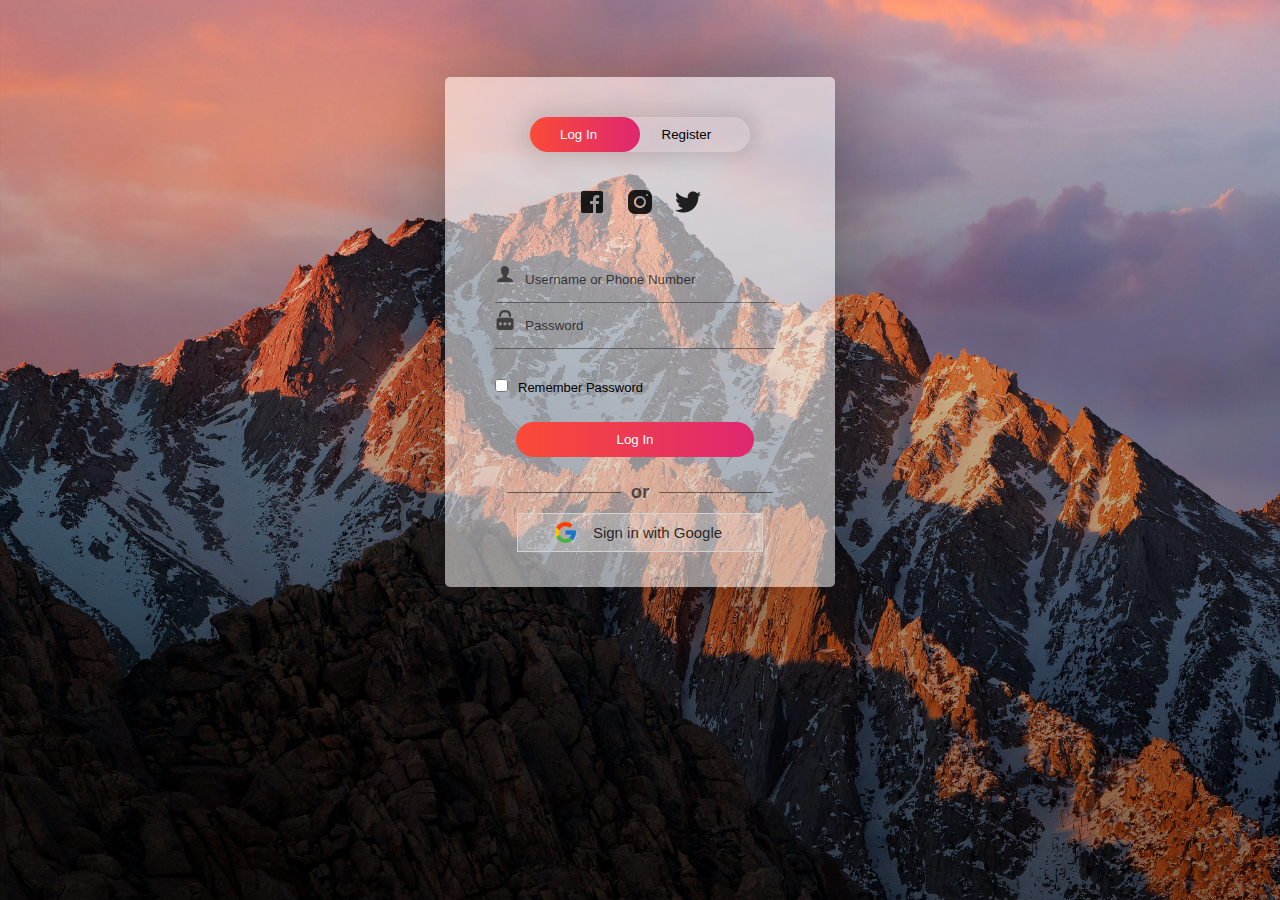
<file: login.html>
<!DOCTYPE html>
<html>
<head>
	<link rel="shortcut icon" type="png" href="images/icon/favicon.png">
	<title>Login SignUp</title>
	<link rel="stylesheet" type="text/css" href="loginStyle.css">
	<script src="https://ajax.googleapis.com/ajax/libs/jquery/3.4.1/jquery.min.js"></script>

  <!-- It will redirect to the Home Page after submitting the form -->
  <script>
  $(document).ready(function(){
    $("form").submit(function(){
      alert("Great Job !");
    });
  });
  </script>
</head>
<body>
		<div class="form-box">
			<div class="button-box">
				<div id="btn"></div>
				<button type="button" class="toggle-btn" id="log" onclick="login()" style="color: #fff;">Log In</button>
				<button type="button" class="toggle-btn" id="reg" onclick="register()">Register</button>
			</div>
			<div class="social-icons">
				<img src="images/icon/fb2.png">
				<img src="images/icon/insta2.png">
				<img src="images/icon/tt2.png">
			</div>
			
			<!-- Login Form -->
			<form id="login" class="input-group" action="index.html">
				<div class="inp">
					<img src="images/icon/user.png"><input type="text" id="email" class="input-field" placeholder="Username or Phone Number" style="width: 88%; border:none;" required="required">
				</div>
				<div class="inp">
					<img src="images/icon/password.png"><input type="password" id="password" class="input-field" placeholder="Password" style="width: 88%; border: none;" required="required">
				</div>
				<input type="checkbox" class="check-box">Remember Password
				<button type="submit" class="submit-btn">Log In</button>
			</form>


			<div class="other" id="other">
				<div class="instead">
					<h3>or</h3>
				</div>
				<button class="connect" onclick="google()">
					<img src="images/icon/google.png"><span>Sign in with Google</span>
				</button>
			</div>
			
			<!-- Registration Form -->
			<form id="register" class="input-group">
				<input type="text" class="input-field" placeholder="Full Name" required="required">
				<input type="email" class="input-field" placeholder="Email Address" required="required">
				<input type="password" class="input-field" placeholder="Create Password" name="psame" required="required">
				<input type="password" class="input-field" placeholder="Confirm Password" name="psame" required="required">
				<input type="checkbox" class="check-box" id="chkAgree" onclick="goFurther()">I agree to the Terms & Conditions
				<button type="submit" id="btnSubmit" class="submit-btn reg-btn">Register</button>
			</form>
		</div>
		<script type="text/javascript" src="script.js"></script>
</body>
</html>
</file>
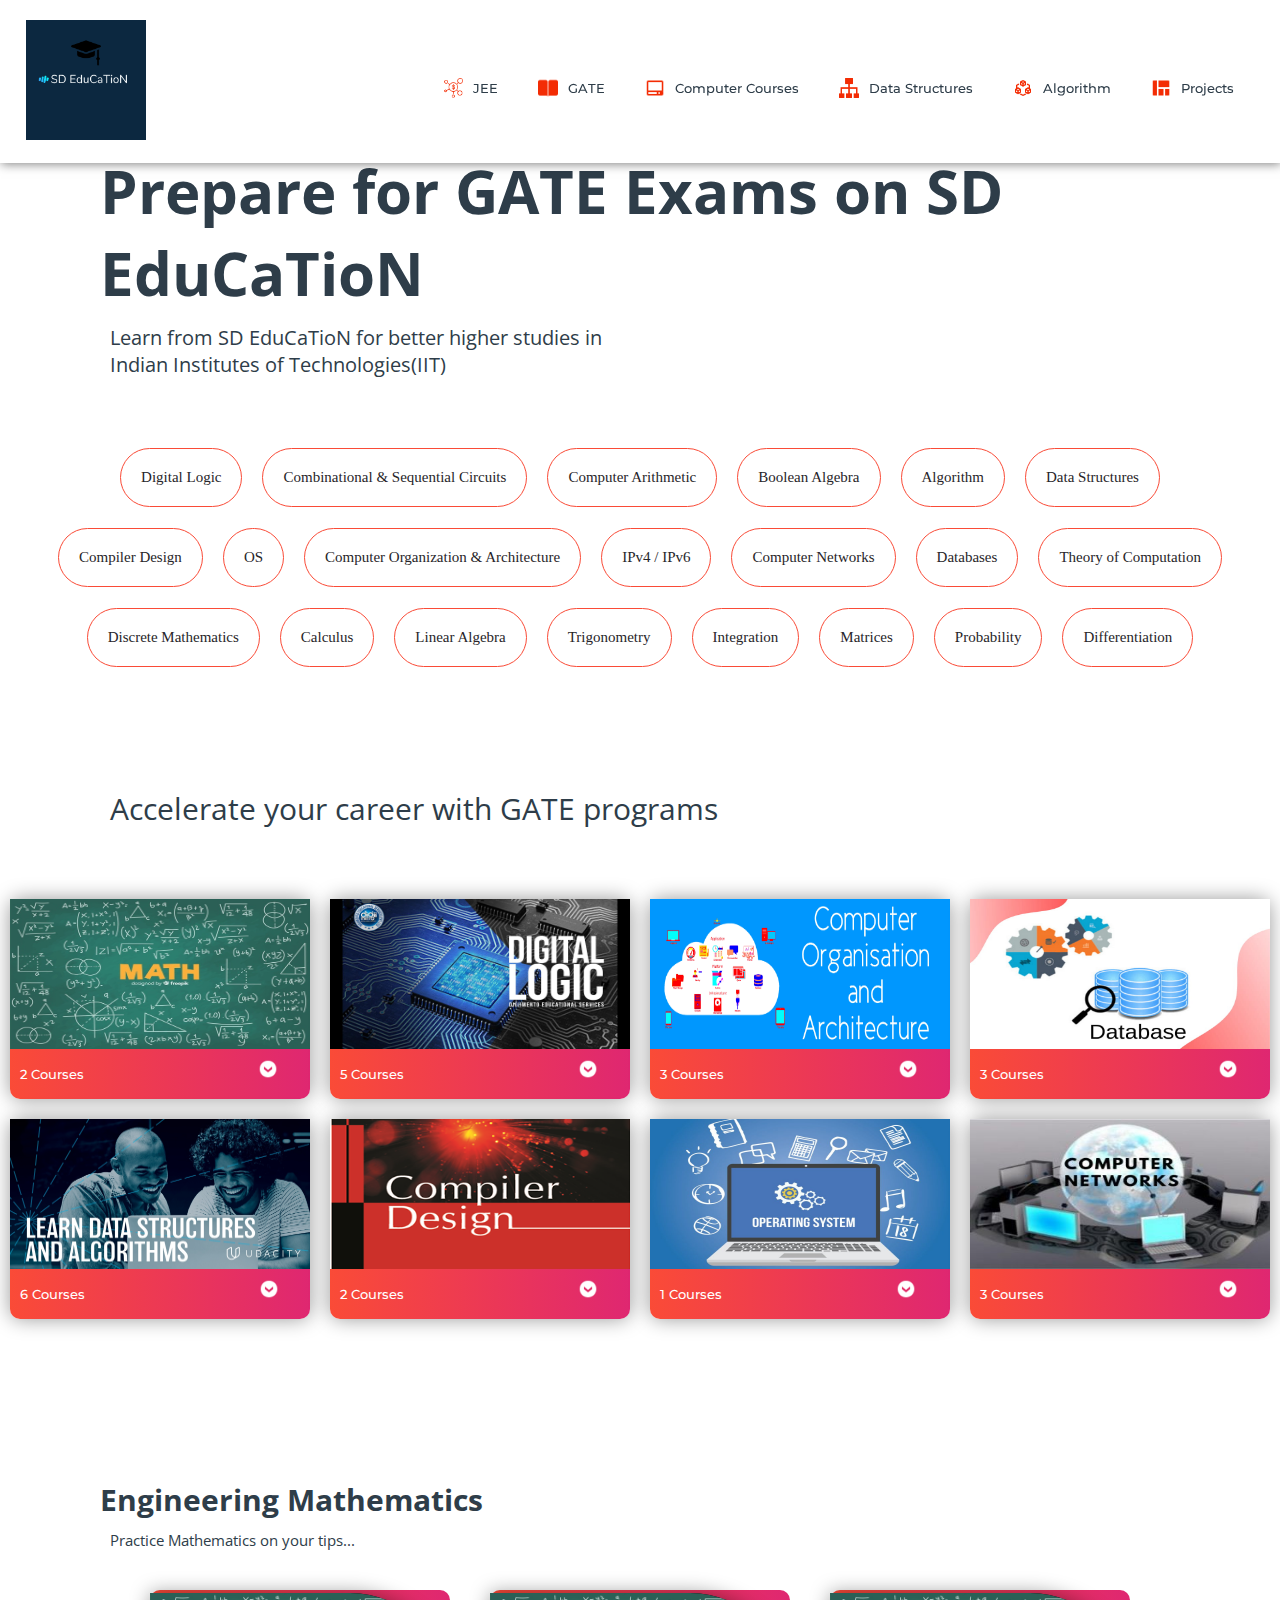
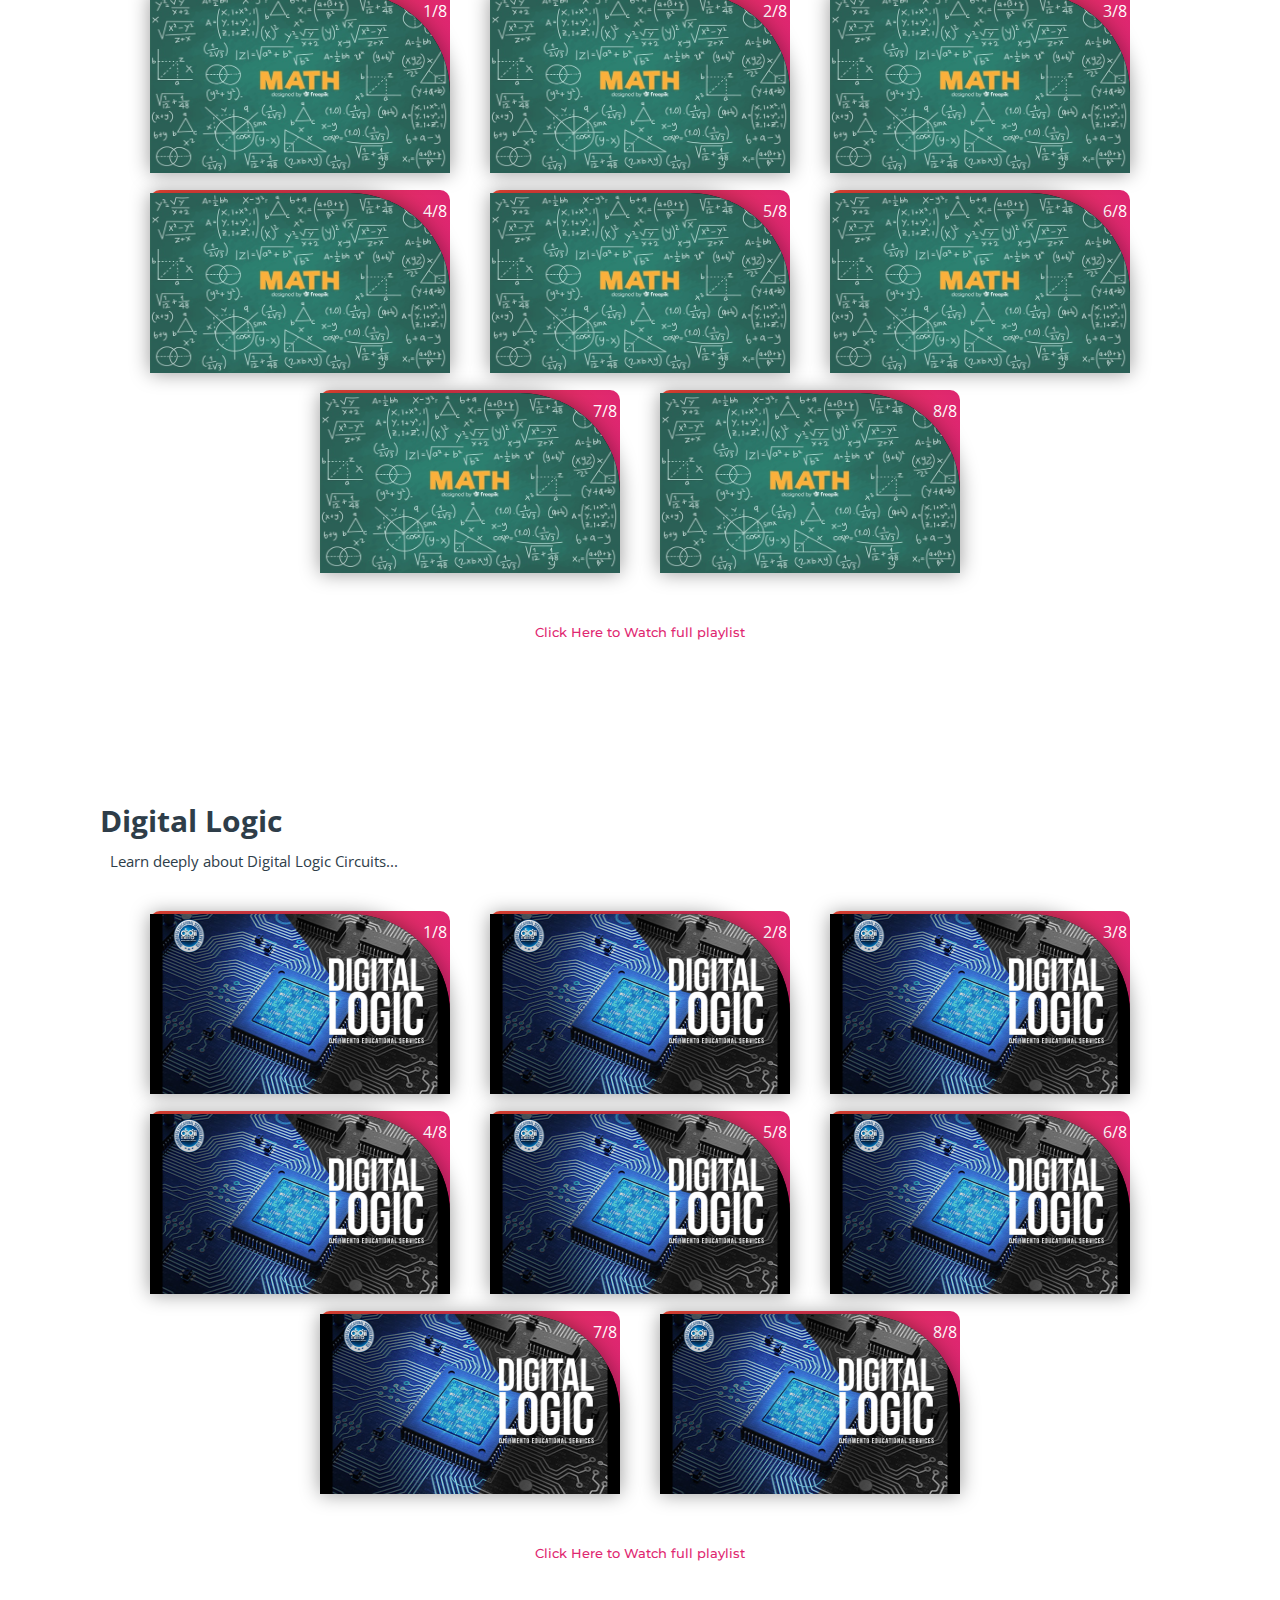
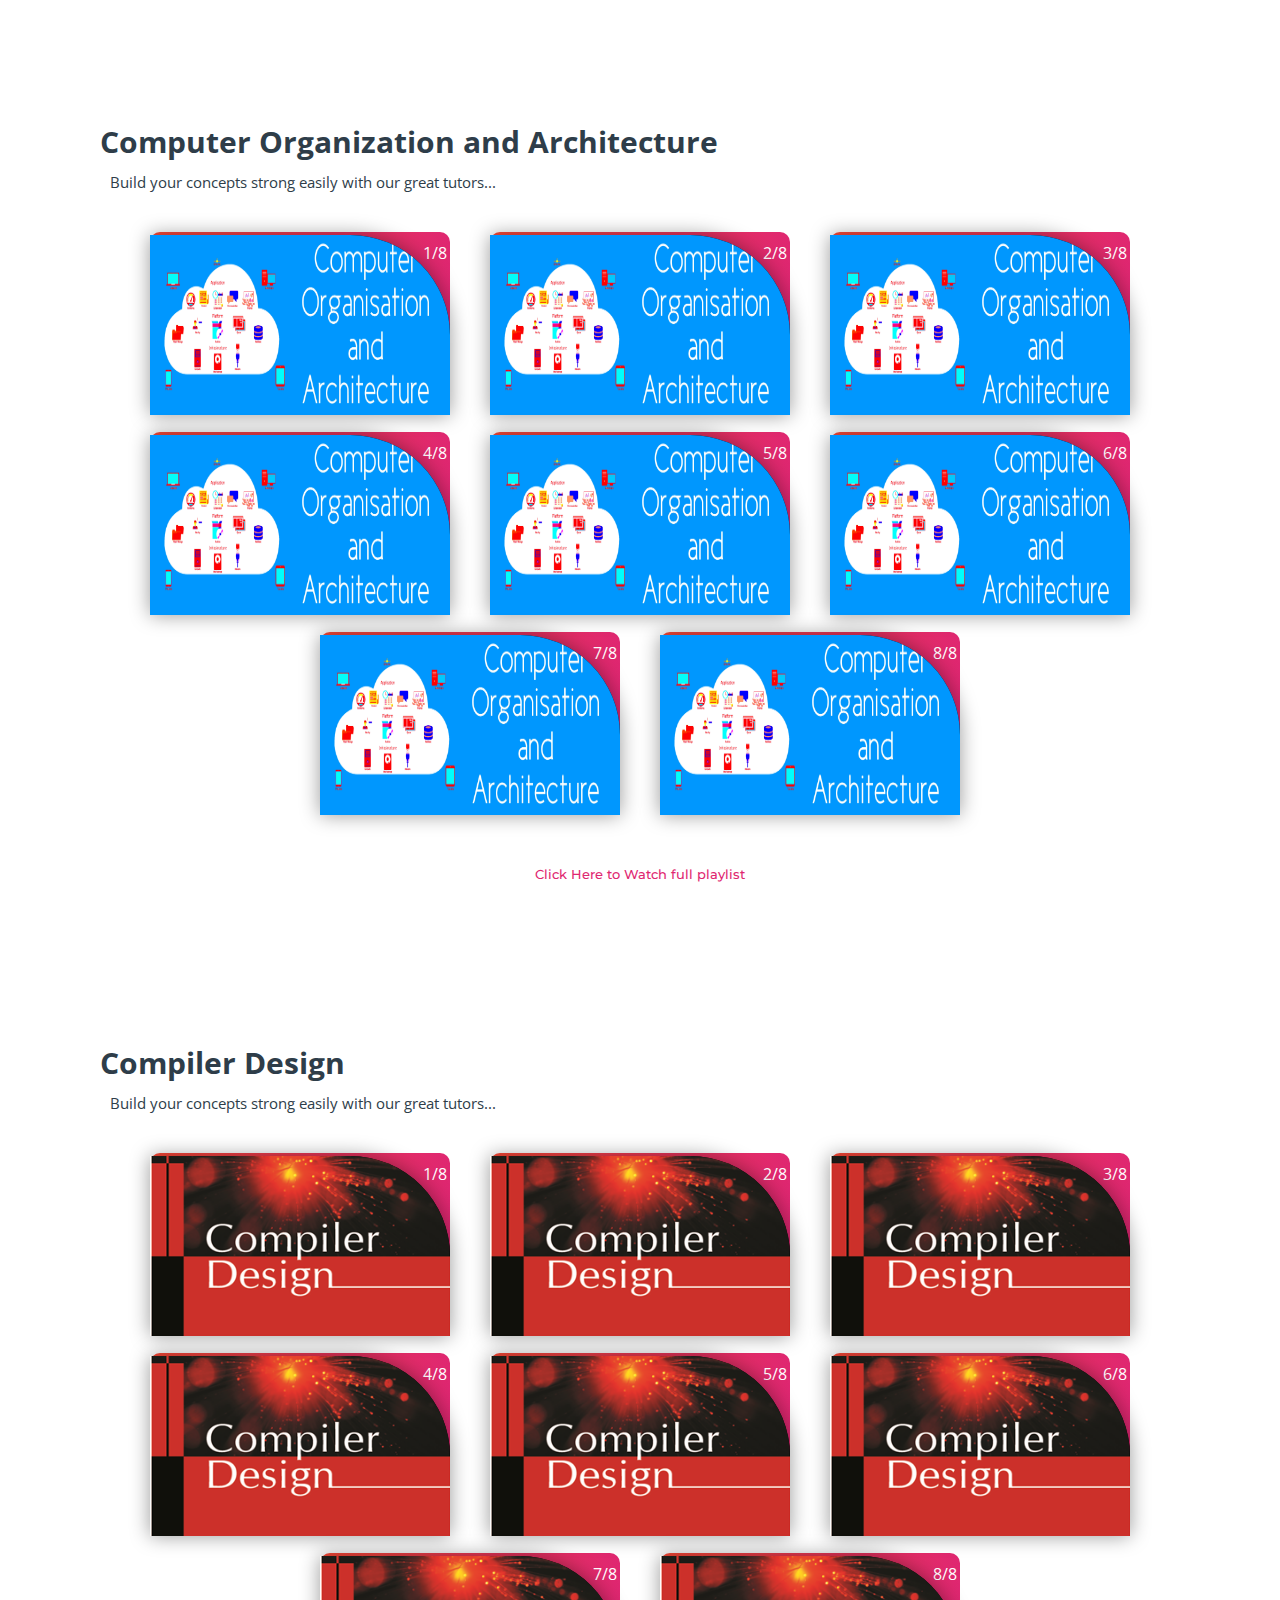
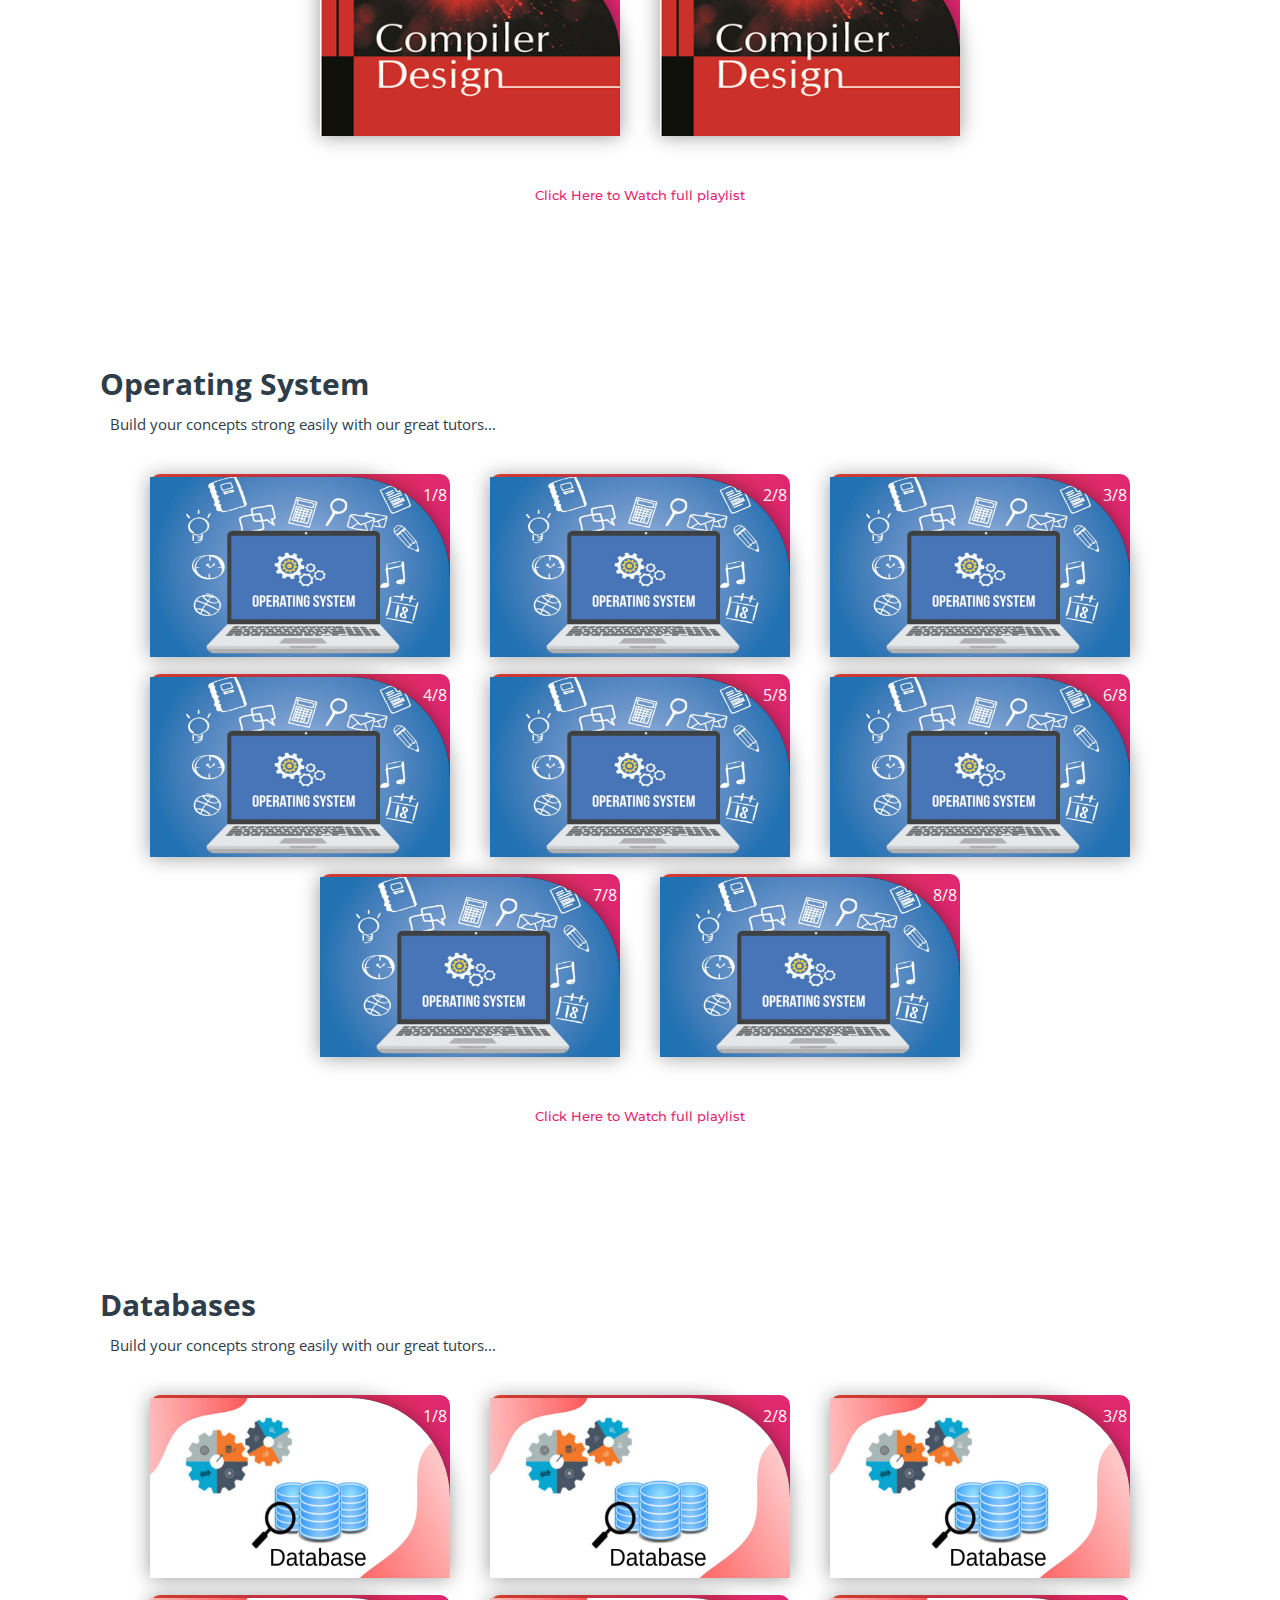
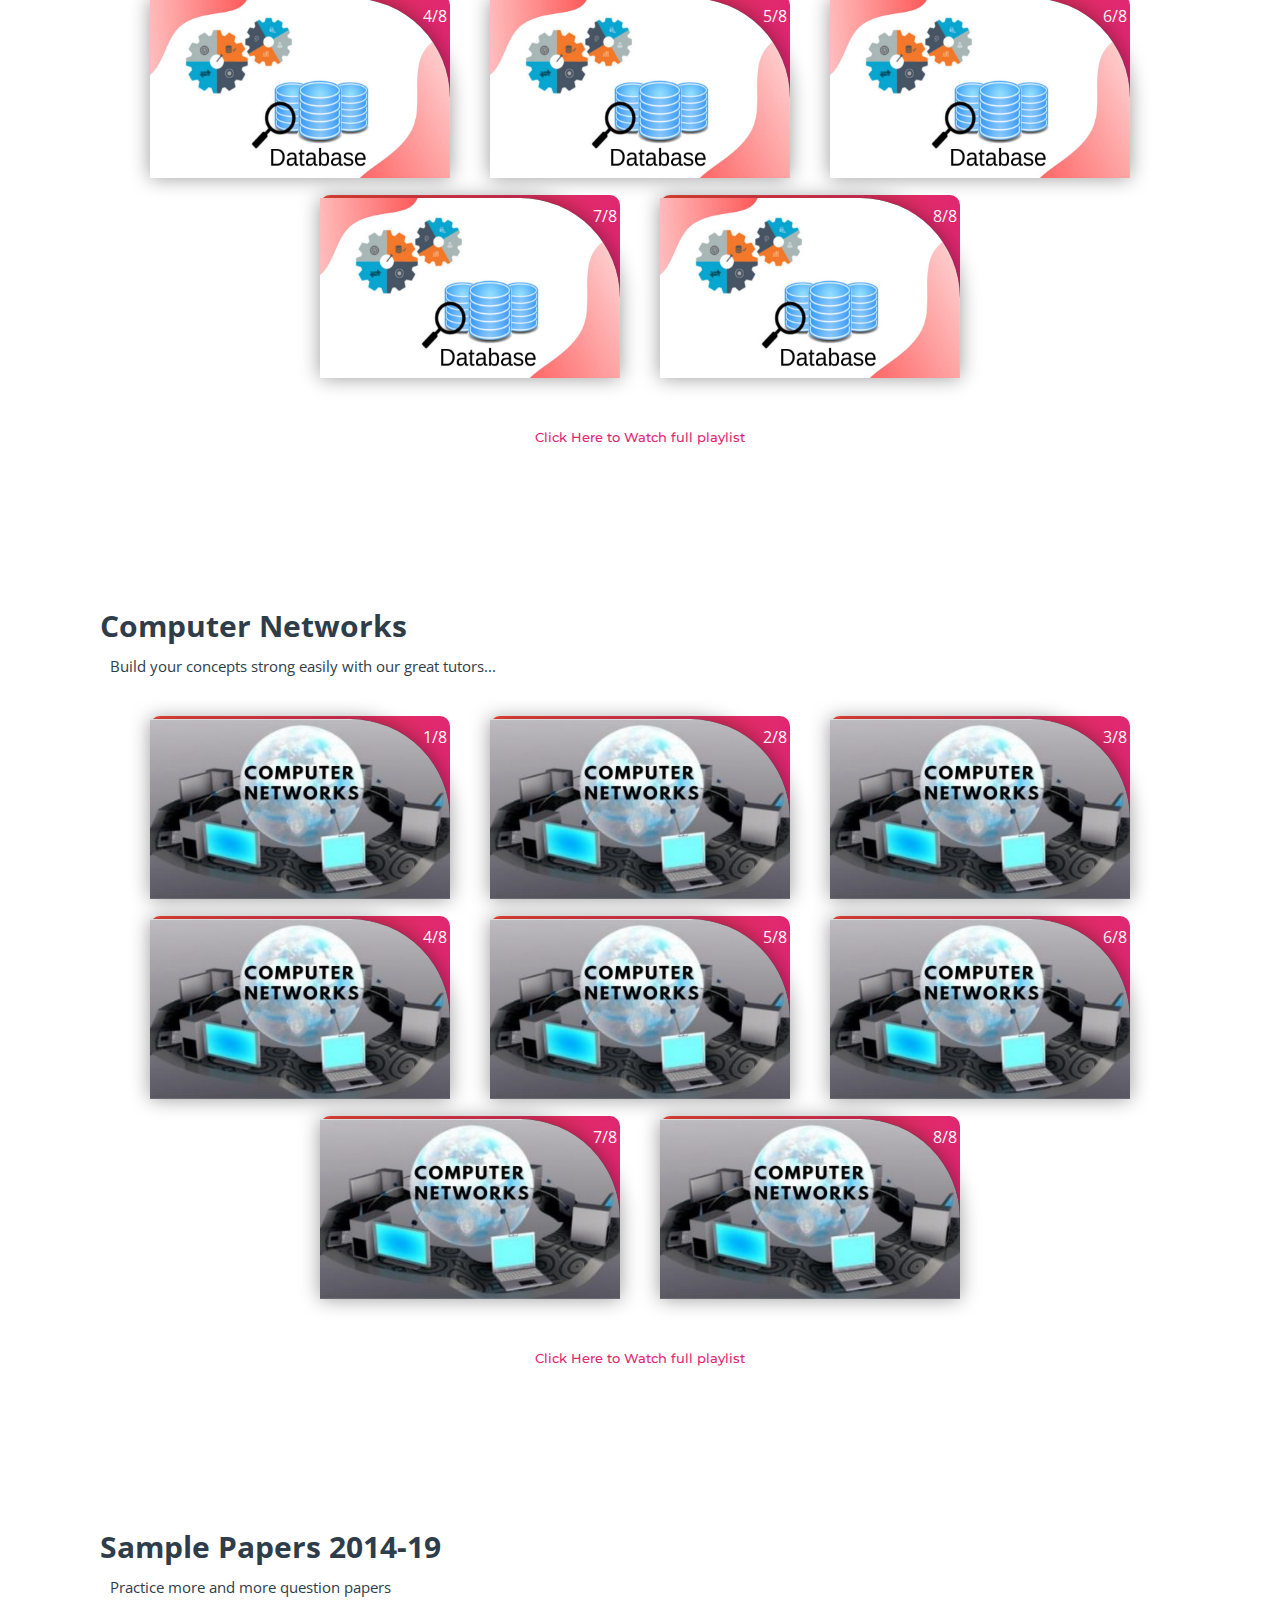
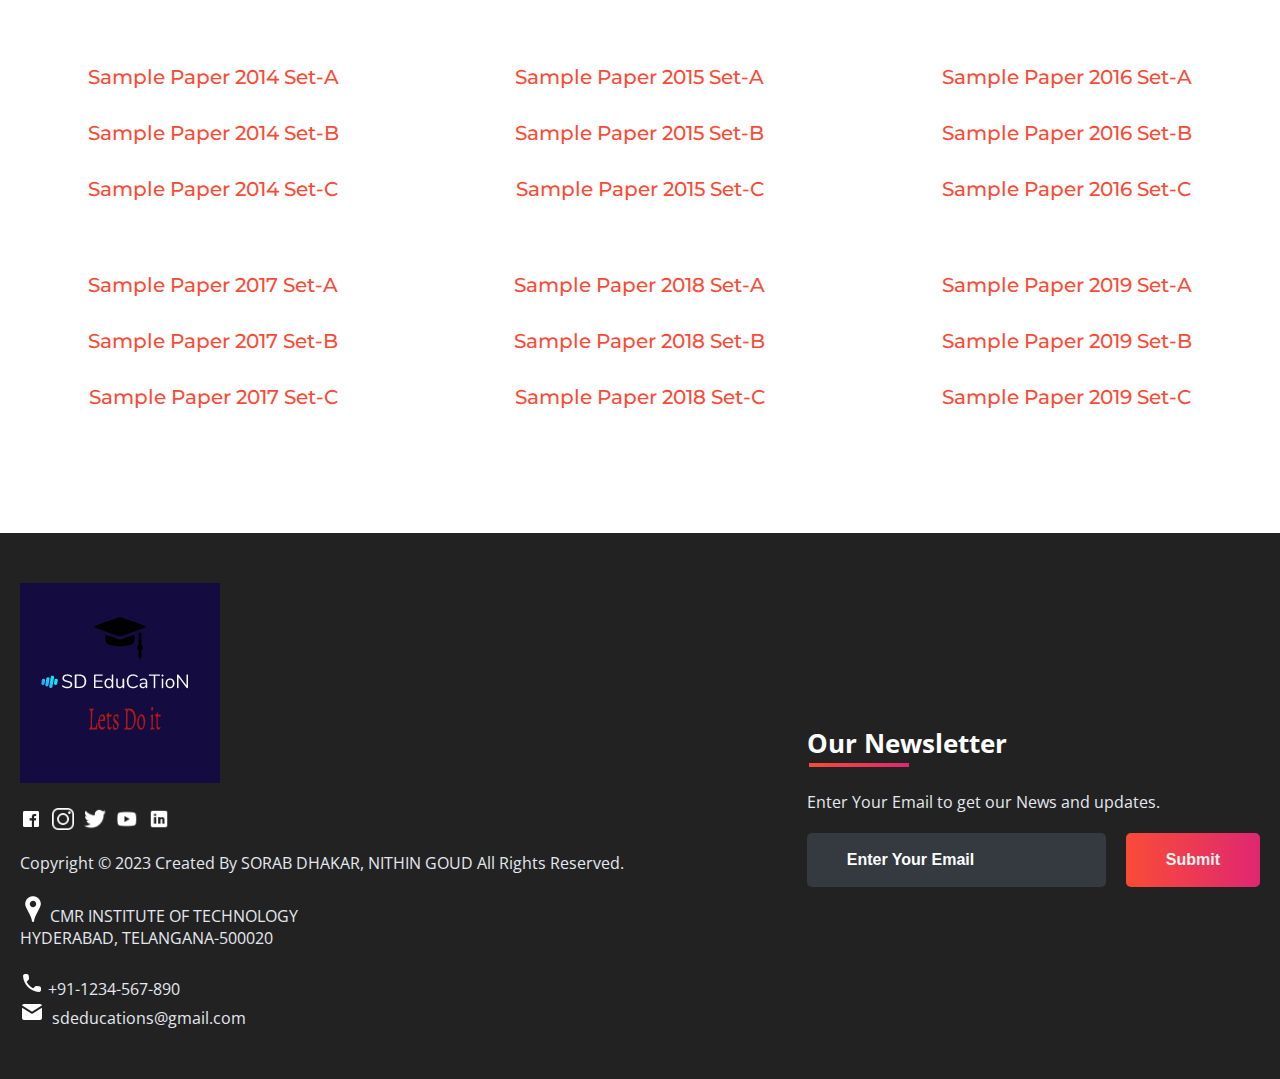
<file: subjects/gate.html>
<!DOCTYPE html>
<html>
<head>
	<link rel="shortcut icon" type="png" href="../images/icon/favicon.png">
	<title>Prepare for GATE on SD EduCaTioN</title>
	<link rel="stylesheet" type="text/css" href="subjects.css">
	<script type="text/javascript" src="../script.js"></script>
</head>
<body>

<!-- NAVIGATION -->
	<header>
		<div class="nav" id="nav">
			<div id="learned-logo">
			<a href="../index.html"><img src="../images/icon/logo.png" style="width: 120px;"></a></div>
			<div class="switch-tab" id="switch-tab" onclick="switchTAB()"><img src="../images/icon/menu.png"></div>
			<ul id="list-switch">
				<li><a href="jee.html"><img src="../images/courses/d1.png" class="icon">JEE</a></li>
				<li><a href="#"><img src="../images/courses/paper.png" class="icon">GATE</a></li>
				<li><a href="computer_courses.html"><img src="../images/courses/computer.png" class="icon">Computer Courses</a></li>
				<li><a href="computer_courses.html#data"><img src="../images/courses/data.png" class="icon">Data Structures</a></li>
				<li><a href="computer_courses.html#algo"><img src="../images/courses/algo.png" class="icon">Algorithm</a></li>
				<li><a href="computer_courses.html#projects"><img src="../images/courses/projects.png" class="icon">Projects</a></li>
			</ul>
			<div class="search" id="search-switch">
				<input type="text" placeholder="Search" class="srch"><button id="srchbtn"><img src="../images/icon/search.png"></button>
			</div>
		</div>
	</header>


<!-- Main Title of the Page -->
	<div class="title">
		<span>Prepare for GATE Exams on SD EduCaTioN</span>
		<div class="shortdesc">
			<p>Learn from SD EduCaTioN for better higher studies in<br> Indian Institutes of Technologies(IIT)</p>
		</div>
	</div>


<!-- Some KeyWords related to topic -->
	<div class="course">
		<div class="cbox">
		<div class="det"><a href="#digital">Digital Logic</a></div>
		<div class="det"><a href="https://en.wikipedia.org/wiki/Sequential_logic" target="_blank">Combinational & Sequential Circuits</a></div>
		<div class="det"><a href="https://en.wikipedia.org/wiki/ALU" target="_blank">Computer Arithmetic</a></div>
		<div class="det"><a href="https://en.wikipedia.org/wiki/Boolean_algebra" target="_blank">Boolean Algebra</a></div>
		<div class="det"><a href="computer_courses.html#algo">Algorithm</a></div>
		<div class="det"><a href="computer_courses.html#data">Data Structures</a></div>
		</div>
		<div class="cbox">
		<div class="det"><a href="#compiler">Compiler Design</a></div>
		<div class="det"><a href="#os">OS</a></div>
		<div class="det"><a href="#coaa">Computer Organization & Architecture</a></div>
		<div class="det"><a href="https://en.wikipedia.org/wiki/IPv4" target="_blank">IPv4 / IPv6</a></div>
		<div class="det"><a href="#cn">Computer Networks</a></div>
		<div class="det"><a href="#database">Databases</a></div>
		<div class="det"><a href="https://en.wikipedia.org/wiki/Theory_of_computation" target="_blank">Theory of Computation</a></div>
		</div>
		<div class="cbox">
		<div class="det"><a href="#math">Discrete Mathematics</a></div>
		<div class="det"><a href="#math">Calculus</a></div>
		<div class="det"><a href="#math">Linear Algebra</a></div>
		<div class="det"><a href="#math">Trigonometry</a></div>
		<div class="det"><a href="#math">Integration</a></div>
		<div class="det"><a href="#math">Matrices</a></div>
		<div class="det"><a href="#math">Probability</a></div>
		<div class="det"><a href="#math">Differentiation</a></div>
		</div>
	</div>


<!-- Courses Available -->
	<div class="inbt">
		Accelerate your career with GATE programs
	</div>

	<div class="ccard">
	<center>
		<div class="ccardbox">
			<div class="dcard">
				<div class="fpart"><img src="../images/courses/math.jpg"></div>
				<a href="#math"><div class="spart">2 Courses <img src="../images/icon/dropdown.png"></div></a>
			</div>
			<div class="dcard">
				<div class="fpart"><img src="../images/courses/digital.jpg"></div>
				<a href="#digital"><div class="spart">5 Courses <img src="../images/icon/dropdown.png"></div></a>
			</div>
			<div class="dcard">
				<div class="fpart"><img src="../images/courses/coaa.jpg"></div>
				<a href="#coaa"><div class="spart">3 Courses <img src="../images/icon/dropdown.png"></div></a>
			</div>
			<div class="dcard">
				<div class="fpart"><img src="../images/courses/database.jpg"></div>
				<a href="#database"><div class="spart">3 Courses <img src="../images/icon/dropdown.png"></div></a>
			</div>
			<div class="dcard">
				<div class="fpart"><img src="../images/courses/data-algo.jpg"></div>
				<a href="computer_courses.html#data"><div class="spart">6 Courses <img src="../images/icon/dropdown.png"></div></a>
			</div>
			<div class="dcard">
				<div class="fpart"><img src="../images/courses/compiler.jpg"></div>
				<a href="#compiler"><div class="spart">2 Courses <img src="../images/icon/dropdown.png"></div></a>
			</div>
			<div class="dcard">
				<div class="fpart"><img src="../images/courses/os.jpg"></div>
				<a href="#os"><div class="spart">1 Courses <img src="../images/icon/dropdown.png"></div></a>
			</div>
			<div class="dcard">
				<div class="fpart"><img src="../images/courses/cn.jpg"></div>
				<a href="#cn"><div class="spart">3 Courses <img src="../images/icon/dropdown.png"></div></a>
			</div>
		</div>
	</center>
	</div>


<!-- Videos on ENGINEERING MATHEMATICS Lectures -->

	<div class="title2" id="math">
		<span>Engineering Mathematics</span>
		<div class="shortdesc2">
			<p>Practice Mathematics on your tips...</p>
		</div>
	</div>
	
	<center>
		<div class="ccardbox2">
			<div class="dcard2"><span class="tag" >1/8</span>
				<div class="fpart2"><img src="../images/courses/math.jpg">
					<iframe src="https://www.youtube.com/embed/xxGyTHWrHZg" frameborder="0" allow="accelerometer; autoplay; encrypted-media; gyroscope; picture-in-picture" allowfullscreen></iframe>
				</div>
			</div>
			<div class="dcard2"><span class="tag" >2/8</span>
				<div class="fpart2"><img src="../images/courses/math.jpg">
					<iframe src="https://www.youtube.com/embed/xxGyTHWrHZg" frameborder="0" allow="accelerometer; autoplay; encrypted-media; gyroscope; picture-in-picture" allowfullscreen></iframe>
				</div>
			</div>
			<div class="dcard2"><span class="tag" >3/8</span>
				<div class="fpart2"><img src="../images/courses/math.jpg">
					<iframe src="https://www.youtube.com/embed/xxGyTHWrHZg" frameborder="0" allow="accelerometer; autoplay; encrypted-media; gyroscope; picture-in-picture" allowfullscreen></iframe>
				</div>
			</div>
			<div class="dcard2"><span class="tag" >4/8</span>
				<div class="fpart2"><img src="../images/courses/math.jpg">
					<iframe src="https://www.youtube.com/embed/xxGyTHWrHZg" frameborder="0" allow="accelerometer; autoplay; encrypted-media; gyroscope; picture-in-picture" allowfullscreen></iframe>
				</div>
			</div>
		
			<div class="dcard2"><span class="tag" >5/8</span>
				<div class="fpart2"><img src="../images/courses/math.jpg">
					<iframe src="https://www.youtube.com/embed/xxGyTHWrHZg" frameborder="0" allow="accelerometer; autoplay; encrypted-media; gyroscope; picture-in-picture" allowfullscreen></iframe>
				</div>
			</div>
			<div class="dcard2"><span class="tag" >6/8</span>
				<div class="fpart2"><img src="../images/courses/math.jpg">
					<iframe src="https://www.youtube.com/embed/xxGyTHWrHZg" frameborder="0" allow="accelerometer; autoplay; encrypted-media; gyroscope; picture-in-picture" allowfullscreen></iframe>
				</div>
			</div>
			<div class="dcard2"><span class="tag" >7/8</span>
				<div class="fpart2"><img src="../images/courses/math.jpg">
					<iframe src="https://www.youtube.com/embed/xxGyTHWrHZg" frameborder="0" allow="accelerometer; autoplay; encrypted-media; gyroscope; picture-in-picture" allowfullscreen></iframe>
				</div>
			</div>
			<div class="dcard2"><span class="tag" >8/8</span>
				<div class="fpart2"><img src="../images/courses/math.jpg">
					<iframe src="https://www.youtube.com/embed/xxGyTHWrHZg" frameborder="0" allow="accelerometer; autoplay; encrypted-media; gyroscope; picture-in-picture" allowfullscreen></iframe>
				</div>
			</div>
		</div>
	</center>
<br><br>
	<div class="click-me">
		<a href="https://www.youtube.com/watch?v=xxGyTHWrHZg" target="_blank">Click Here to Watch full playlist</a>
	</div>



<!-- Videos on DIGITAL LOGIC Lectures -->

	<div class="title2" id="digital">
		<span>Digital Logic</span>
		<div class="shortdesc2">
			<p>Learn deeply about Digital Logic Circuits...</p>
		</div>
	</div>
	<center>
		<div class="ccardbox2">
			<div class="dcard2"><span class="tag" >1/8</span>
				<div class="fpart2"><img src="../images/courses/digital.jpg">
					<iframe src="https://www.youtube.com/embed/-M7oIM8hKSU" frameborder="0" allow="accelerometer; autoplay; encrypted-media; gyroscope; picture-in-picture" allowfullscreen></iframe>
				</div>
			</div>
			<div class="dcard2"><span class="tag" >2/8</span>
				<div class="fpart2"><img src="../images/courses/digital.jpg">
					<iframe src="https://www.youtube.com/embed/-M7oIM8hKSU" frameborder="0" allow="accelerometer; autoplay; encrypted-media; gyroscope; picture-in-picture" allowfullscreen></iframe>
				</div>
			</div>
			<div class="dcard2"><span class="tag" >3/8</span>
				<div class="fpart2"><img src="../images/courses/digital.jpg">
					<iframe src="https://www.youtube.com/embed/-M7oIM8hKSU" frameborder="0" allow="accelerometer; autoplay; encrypted-media; gyroscope; picture-in-picture" allowfullscreen></iframe>
				</div>
			</div>
			<div class="dcard2"><span class="tag" >4/8</span>
				<div class="fpart2"><img src="../images/courses/digital.jpg">
					<iframe src="https://www.youtube.com/embed/-M7oIM8hKSU" frameborder="0" allow="accelerometer; autoplay; encrypted-media; gyroscope; picture-in-picture" allowfullscreen></iframe>
				</div>
			</div>
		
			<div class="dcard2"><span class="tag" >5/8</span>
				<div class="fpart2"><img src="../images/courses/digital.jpg">
					<iframe src="https://www.youtube.com/embed/-M7oIM8hKSU" frameborder="0" allow="accelerometer; autoplay; encrypted-media; gyroscope; picture-in-picture" allowfullscreen></iframe>
				</div>
			</div>
			<div class="dcard2"><span class="tag" >6/8</span>
				<div class="fpart2"><img src="../images/courses/digital.jpg">
					<iframe src="https://www.youtube.com/embed/-M7oIM8hKSU" frameborder="0" allow="accelerometer; autoplay; encrypted-media; gyroscope; picture-in-picture" allowfullscreen></iframe>
				</div>
			</div>
			<div class="dcard2"><span class="tag" >7/8</span>
				<div class="fpart2"><img src="../images/courses/digital.jpg">
					<iframe src="https://www.youtube.com/embed/-M7oIM8hKSU" frameborder="0" allow="accelerometer; autoplay; encrypted-media; gyroscope; picture-in-picture" allowfullscreen></iframe>
				</div>
			</div>
			<div class="dcard2"><span class="tag" >8/8</span>
				<div class="fpart2"><img src="../images/courses/digital.jpg">
					<iframe src="https://www.youtube.com/embed/-M7oIM8hKSU" frameborder="0" allow="accelerometer; autoplay; encrypted-media; gyroscope; picture-in-picture" allowfullscreen></iframe>
				</div>
			</div>
		</div>
	</center>
<br><br>
	<div class="click-me">
		<a href="https://youtu.be/-M7oIM8hKSU" target="_blank">Click Here to Watch full playlist</a>
	</div>



<!-- Videos on COMPUTER ORGANIZATION and ARCHITECTURE Lectures -->

	<div class="title2" id="coaa">
		<span>Computer Organization and Architecture</span>
		<div class="shortdesc2">
			<p>Build your concepts strong easily with our great tutors...</p>
		</div>
	</div>
	<center>
		<div class="ccardbox2">
			<div class="dcard2"><span class="tag" >1/8</span>
				<div class="fpart2"><img src="../images/courses/coaa.jpg">
					<iframe src="https://www.youtube.com/embed/q6oiRtKTpX4" frameborder="0" allow="accelerometer; autoplay; encrypted-media; gyroscope; picture-in-picture" allowfullscreen></iframe>
				</div>
			</div>
			<div class="dcard2"><span class="tag" >2/8</span>
				<div class="fpart2"><img src="../images/courses/coaa.jpg">
					<iframe src="https://www.youtube.com/embed/q6oiRtKTpX4" frameborder="0" allow="accelerometer; autoplay; encrypted-media; gyroscope; picture-in-picture" allowfullscreen></iframe>
				</div>
			</div>
			<div class="dcard2"><span class="tag" >3/8</span>
				<div class="fpart2"><img src="../images/courses/coaa.jpg">
					<iframe src="https://www.youtube.com/embed/q6oiRtKTpX4" frameborder="0" allow="accelerometer; autoplay; encrypted-media; gyroscope; picture-in-picture" allowfullscreen></iframe>
				</div>
			</div>
			<div class="dcard2"><span class="tag" >4/8</span>
				<div class="fpart2"><img src="../images/courses/coaa.jpg">
					<iframe src="https://www.youtube.com/embed/q6oiRtKTpX4" frameborder="0" allow="accelerometer; autoplay; encrypted-media; gyroscope; picture-in-picture" allowfullscreen></iframe>
				</div>
			</div>
		
			<div class="dcard2"><span class="tag" >5/8</span>
				<div class="fpart2"><img src="../images/courses/coaa.jpg">
					<iframe src="https://www.youtube.com/embed/q6oiRtKTpX4" frameborder="0" allow="accelerometer; autoplay; encrypted-media; gyroscope; picture-in-picture" allowfullscreen></iframe>
				</div>
			</div>
			<div class="dcard2"><span class="tag" >6/8</span>
				<div class="fpart2"><img src="../images/courses/coaa.jpg">
					<iframe src="https://www.youtube.com/embed/q6oiRtKTpX4" frameborder="0" allow="accelerometer; autoplay; encrypted-media; gyroscope; picture-in-picture" allowfullscreen></iframe>
				</div>
			</div>
			<div class="dcard2"><span class="tag" >7/8</span>
				<div class="fpart2"><img src="../images/courses/coaa.jpg">
					<iframe src="https://www.youtube.com/embed/q6oiRtKTpX4" frameborder="0" allow="accelerometer; autoplay; encrypted-media; gyroscope; picture-in-picture" allowfullscreen></iframe>
				</div>
			</div>
			<div class="dcard2"><span class="tag" >8/8</span>
				<div class="fpart2"><img src="../images/courses/coaa.jpg">
					<iframe src="https://www.youtube.com/embed/q6oiRtKTpX4" frameborder="0" allow="accelerometer; autoplay; encrypted-media; gyroscope; picture-in-picture" allowfullscreen></iframe>
				</div>
			</div>
		</div>
	</center>
<br><br>
	<div class="click-me">
		<a href="https://youtu.be/q6oiRtKTpX4" target="_blank">Click Here to Watch full playlist</a>
	</div>



<!-- Videos on COMPILER Lectures -->

	<div class="title2" id="compiler">
		<span>Compiler Design</span>
		<div class="shortdesc2">
			<p>Build your concepts strong easily with our great tutors...</p>
		</div>
	</div>
	<center>
		<div class="ccardbox2">
			<div class="dcard2"><span class="tag" >1/8</span>
				<div class="fpart2"><img src="../images/courses/compiler.jpg">
					<iframe src="https://www.youtube.com/embed/yNZIhF6pxjM" frameborder="0" allow="accelerometer; autoplay; encrypted-media; gyroscope; picture-in-picture" allowfullscreen></iframe>
				</div>
			</div>
			<div class="dcard2"><span class="tag" >2/8</span>
				<div class="fpart2"><img src="../images/courses/compiler.jpg">
					<iframe src="https://www.youtube.com/embed/yNZIhF6pxjM" frameborder="0" allow="accelerometer; autoplay; encrypted-media; gyroscope; picture-in-picture" allowfullscreen></iframe>
				</div>
			</div>
			<div class="dcard2"><span class="tag" >3/8</span>
				<div class="fpart2"><img src="../images/courses/compiler.jpg">
					<iframe src="https://www.youtube.com/embed/yNZIhF6pxjM" frameborder="0" allow="accelerometer; autoplay; encrypted-media; gyroscope; picture-in-picture" allowfullscreen></iframe>
				</div>
			</div>
			<div class="dcard2"><span class="tag" >4/8</span>
				<div class="fpart2"><img src="../images/courses/compiler.jpg">
					<iframe src="https://www.youtube.com/embed/yNZIhF6pxjM" frameborder="0" allow="accelerometer; autoplay; encrypted-media; gyroscope; picture-in-picture" allowfullscreen></iframe>
				</div>
			</div>
		
			<div class="dcard2"><span class="tag" >5/8</span>
				<div class="fpart2"><img src="../images/courses/compiler.jpg">
					<iframe src="https://www.youtube.com/embed/yNZIhF6pxjM" frameborder="0" allow="accelerometer; autoplay; encrypted-media; gyroscope; picture-in-picture" allowfullscreen></iframe>
				</div>
			</div>
			<div class="dcard2"><span class="tag" >6/8</span>
				<div class="fpart2"><img src="../images/courses/compiler.jpg">
					<iframe src="https://www.youtube.com/embed/yNZIhF6pxjM" frameborder="0" allow="accelerometer; autoplay; encrypted-media; gyroscope; picture-in-picture" allowfullscreen></iframe>
				</div>
			</div>
			<div class="dcard2"><span class="tag" >7/8</span>
				<div class="fpart2"><img src="../images/courses/compiler.jpg">
					<iframe src="https://www.youtube.com/embed/yNZIhF6pxjM" frameborder="0" allow="accelerometer; autoplay; encrypted-media; gyroscope; picture-in-picture" allowfullscreen></iframe>
				</div>
			</div>
			<div class="dcard2"><span class="tag" >8/8</span>
				<div class="fpart2"><img src="../images/courses/compiler.jpg">
					<iframe src="https://www.youtube.com/embed/yNZIhF6pxjM" frameborder="0" allow="accelerometer; autoplay; encrypted-media; gyroscope; picture-in-picture" allowfullscreen></iframe>
				</div>
			</div>
		</div>
	</center>
<br><br>
	<div class="click-me">
		<a href="https://youtu.be/yNZIhF6pxjM" target="_blank">Click Here to Watch full playlist</a>
	</div>



<!-- Videos on OPERATING SYSTEM Lectures -->


<div class="title2" id="os">
		<span>Operating System</span>
		<div class="shortdesc2">
			<p>Build your concepts strong easily with our great tutors...</p>
		</div>
	</div>
	<center>
		<div class="ccardbox2">
			<div class="dcard2"><span class="tag" >1/8</span>
				<div class="fpart2"><img src="../images/courses/os.jpg">
					<iframe src="https://www.youtube.com/embed/vBURTt97EkA" frameborder="0" allow="accelerometer; autoplay; encrypted-media; gyroscope; picture-in-picture" allowfullscreen></iframe>
				</div>
			</div>
			<div class="dcard2"><span class="tag" >2/8</span>
				<div class="fpart2"><img src="../images/courses/os.jpg">
					<iframe src="https://www.youtube.com/embed/vBURTt97EkA" frameborder="0" allow="accelerometer; autoplay; encrypted-media; gyroscope; picture-in-picture" allowfullscreen></iframe>
				</div>
			</div>
			<div class="dcard2"><span class="tag" >3/8</span>
				<div class="fpart2"><img src="../images/courses/os.jpg">
					<iframe src="https://www.youtube.com/embed/vBURTt97EkA" frameborder="0" allow="accelerometer; autoplay; encrypted-media; gyroscope; picture-in-picture" allowfullscreen></iframe>
				</div>
			</div>
			<div class="dcard2"><span class="tag" >4/8</span>
				<div class="fpart2"><img src="../images/courses/os.jpg">
					<iframe src="https://www.youtube.com/embed/vBURTt97EkA" frameborder="0" allow="accelerometer; autoplay; encrypted-media; gyroscope; picture-in-picture" allowfullscreen></iframe>
				</div>
			</div>
		
			<div class="dcard2"><span class="tag" >5/8</span>
				<div class="fpart2"><img src="../images/courses/os.jpg">
					<iframe src="https://www.youtube.com/embed/vBURTt97EkA" frameborder="0" allow="accelerometer; autoplay; encrypted-media; gyroscope; picture-in-picture" allowfullscreen></iframe>
				</div>
			</div>
			<div class="dcard2"><span class="tag" >6/8</span>
				<div class="fpart2"><img src="../images/courses/os.jpg">
					<iframe src="https://www.youtube.com/embed/vBURTt97EkA" frameborder="0" allow="accelerometer; autoplay; encrypted-media; gyroscope; picture-in-picture" allowfullscreen></iframe>
				</div>
			</div>
			<div class="dcard2"><span class="tag" >7/8</span>
				<div class="fpart2"><img src="../images/courses/os.jpg">
					<iframe src="https://www.youtube.com/embed/vBURTt97EkA" frameborder="0" allow="accelerometer; autoplay; encrypted-media; gyroscope; picture-in-picture" allowfullscreen></iframe>
				</div>
			</div>
			<div class="dcard2"><span class="tag" >8/8</span>
				<div class="fpart2"><img src="../images/courses/os.jpg">
					<iframe src="https://www.youtube.com/embed/vBURTt97EkA" frameborder="0" allow="accelerometer; autoplay; encrypted-media; gyroscope; picture-in-picture" allowfullscreen></iframe>
				</div>
			</div>
		</div>
	</center>

<br><br>
	<div class="click-me">
		<a href="https://youtu.be/vBURTt97EkA" target="_blank">Click Here to Watch full playlist</a>
	</div>


<!-- Videos on DATABASE Lectures -->

<div class="title2" id="database">
		<span>Databases</span>
		<div class="shortdesc2">
			<p>Build your concepts strong easily with our great tutors...</p>
		</div>
	</div>
	<center>
		<div class="ccardbox2">
			<div class="dcard2"><span class="tag" >1/8</span>
				<div class="fpart2"><img src="../images/courses/database.jpg">
					<iframe src="https://www.youtube.com/embed/wR0jg0eQsZA" frameborder="0" allow="accelerometer; autoplay; encrypted-media; gyroscope; picture-in-picture" allowfullscreen></iframe>
				</div>
			</div>
			<div class="dcard2"><span class="tag" >2/8</span>
				<div class="fpart2"><img src="../images/courses/database.jpg">
					<iframe src="https://www.youtube.com/embed/wR0jg0eQsZA" frameborder="0" allow="accelerometer; autoplay; encrypted-media; gyroscope; picture-in-picture" allowfullscreen></iframe>
				</div>
			</div>
			<div class="dcard2"><span class="tag" >3/8</span>
				<div class="fpart2"><img src="../images/courses/database.jpg">
					<iframe src="https://www.youtube.com/embed/wR0jg0eQsZA" frameborder="0" allow="accelerometer; autoplay; encrypted-media; gyroscope; picture-in-picture" allowfullscreen></iframe>
				</div>
			</div>
			<div class="dcard2"><span class="tag" >4/8</span>
				<div class="fpart2"><img src="../images/courses/database.jpg">
					<iframe src="https://www.youtube.com/embed/wR0jg0eQsZA" frameborder="0" allow="accelerometer; autoplay; encrypted-media; gyroscope; picture-in-picture" allowfullscreen></iframe>
				</div>
			</div>
		
			<div class="dcard2"><span class="tag" >5/8</span>
				<div class="fpart2"><img src="../images/courses/database.jpg">
					<iframe src="https://www.youtube.com/embed/wR0jg0eQsZA" frameborder="0" allow="accelerometer; autoplay; encrypted-media; gyroscope; picture-in-picture" allowfullscreen></iframe>
				</div>
			</div>
			<div class="dcard2"><span class="tag" >6/8</span>
				<div class="fpart2"><img src="../images/courses/database.jpg">
					<iframe src="https://www.youtube.com/embed/wR0jg0eQsZA" frameborder="0" allow="accelerometer; autoplay; encrypted-media; gyroscope; picture-in-picture" allowfullscreen></iframe>
				</div>
			</div>
			<div class="dcard2"><span class="tag" >7/8</span>
				<div class="fpart2"><img src="../images/courses/database.jpg">
					<iframe src="https://www.youtube.com/embed/wR0jg0eQsZA" frameborder="0" allow="accelerometer; autoplay; encrypted-media; gyroscope; picture-in-picture" allowfullscreen></iframe>
				</div>
			</div>
			<div class="dcard2"><span class="tag" >8/8</span>
				<div class="fpart2"><img src="../images/courses/database.jpg">
					<iframe src="https://www.youtube.com/embed/wR0jg0eQsZA" frameborder="0" allow="accelerometer; autoplay; encrypted-media; gyroscope; picture-in-picture" allowfullscreen></iframe>
				</div>
			</div>
		</div>
	</center>
<br><br>
	<div class="click-me">
		<a href="https://youtu.be/wR0jg0eQsZA" target="_blank">Click Here to Watch full playlist</a>
	</div>



<!-- Videos on COMPUTER NETWORKS Lectures -->

<div class="title2" id="cn">
		<span>Computer Networks</span>
		<div class="shortdesc2">
			<p>Build your concepts strong easily with our great tutors...</p>
		</div>
	</div>
	<center>
		<div class="ccardbox2">
			<div class="dcard2"><span class="tag" >1/8</span>
				<div class="fpart2"><img src="../images/courses/cn.jpg">
					<iframe src="https://www.youtube.com/embed/qiQR5rTSshw" frameborder="0" allow="accelerometer; autoplay; encrypted-media; gyroscope; picture-in-picture" allowfullscreen></iframe>
				</div>
			</div>
			<div class="dcard2"><span class="tag" >2/8</span>
				<div class="fpart2"><img src="../images/courses/cn.jpg">
					<iframe src="https://www.youtube.com/embed/qiQR5rTSshw" frameborder="0" allow="accelerometer; autoplay; encrypted-media; gyroscope; picture-in-picture" allowfullscreen></iframe>
				</div>
			</div>
			<div class="dcard2"><span class="tag" >3/8</span>
				<div class="fpart2"><img src="../images/courses/cn.jpg">
					<iframe src="https://www.youtube.com/embed/qiQR5rTSshw" frameborder="0" allow="accelerometer; autoplay; encrypted-media; gyroscope; picture-in-picture" allowfullscreen></iframe>
				</div>
			</div>
			<div class="dcard2"><span class="tag" >4/8</span>
				<div class="fpart2"><img src="../images/courses/cn.jpg">
					<iframe src="https://www.youtube.com/embed/qiQR5rTSshw" frameborder="0" allow="accelerometer; autoplay; encrypted-media; gyroscope; picture-in-picture" allowfullscreen></iframe>
				</div>
			</div>
		
			<div class="dcard2"><span class="tag" >5/8</span>
				<div class="fpart2"><img src="../images/courses/cn.jpg">
					<iframe src="https://www.youtube.com/embed/qiQR5rTSshw" frameborder="0" allow="accelerometer; autoplay; encrypted-media; gyroscope; picture-in-picture" allowfullscreen></iframe>
				</div>
			</div>
			<div class="dcard2"><span class="tag" >6/8</span>
				<div class="fpart2"><img src="../images/courses/cn.jpg">
					<iframe src="https://www.youtube.com/embed/qiQR5rTSshw" frameborder="0" allow="accelerometer; autoplay; encrypted-media; gyroscope; picture-in-picture" allowfullscreen></iframe>
				</div>
			</div>
			<div class="dcard2"><span class="tag" >7/8</span>
				<div class="fpart2"><img src="../images/courses/cn.jpg">
					<iframe src="https://www.youtube.com/embed/qiQR5rTSshw" frameborder="0" allow="accelerometer; autoplay; encrypted-media; gyroscope; picture-in-picture" allowfullscreen></iframe>
				</div>
			</div>
			<div class="dcard2"><span class="tag" >8/8</span>
				<div class="fpart2"><img src="../images/courses/cn.jpg">
					<iframe src="https://www.youtube.com/embed/qiQR5rTSshw" frameborder="0" allow="accelerometer; autoplay; encrypted-media; gyroscope; picture-in-picture" allowfullscreen></iframe>
				</div>
			</div>
		</div>
	</center>

<br><br>
	<div class="click-me">
		<a href="https://youtu.be/qiQR5rTSshw" target="_blank">Click Here to Watch full playlist</a>
	</div>

	

<!-- Links for SAMPLE PAPERS of JEE MAINS & ADVANCED -->

	<div class="title2" id="sample_papers">
		<span>Sample Papers 2014-19</span>
		<div class="shortdesc2">
			<p>Practice more and more question papers</p>
		</div>
	</div>

	<div class="sample">
		<ul>
			<li><a href="../samplePapers/p1.pdf" target="_blank">Sample Paper 2014 Set-A</a></li>
			<li><a href="../samplePapers/p1.pdf" target="_blank">Sample Paper 2014 Set-B</a></li>
			<li><a href="../samplePapers/p1.pdf" target="_blank">Sample Paper 2014 Set-C</a></li>
		</ul>
		<ul>
			<li><a href="../samplePapers/p1.pdf" target="_blank">Sample Paper 2015 Set-A</a></li>
			<li><a href="../samplePapers/p1.pdf" target="_blank">Sample Paper 2015 Set-B</a></li>
			<li><a href="../samplePapers/p1.pdf" target="_blank">Sample Paper 2015 Set-C</a></li>
		</ul>
		<ul>
			<li><a href="../samplePapers/p1.pdf" target="_blank">Sample Paper 2016 Set-A</a></li>
			<li><a href="../samplePapers/p1.pdf" target="_blank">Sample Paper 2016 Set-B</a></li>
			<li><a href="../samplePapers/p1.pdf" target="_blank">Sample Paper 2016 Set-C</a></li>
		</ul>
	</div>
	<div class="sample lastSample">
		<ul>
			<li><a href="../samplePapers/p1.pdf" target="_blank">Sample Paper 2017 Set-A</a></li>
			<li><a href="../samplePapers/p1.pdf" target="_blank">Sample Paper 2017 Set-B</a></li>
			<li><a href="../samplePapers/p1.pdf" target="_blank">Sample Paper 2017 Set-C</a></li>
		</ul>
		<ul>
			<li><a href="../samplePapers/p1.pdf" target="_blank">Sample Paper 2018 Set-A</a></li>
			<li><a href="../samplePapers/p1.pdf" target="_blank">Sample Paper 2018 Set-B</a></li>
			<li><a href="../samplePapers/p1.pdf" target="_blank">Sample Paper 2018 Set-C</a></li>
		</ul>
		<ul>
			<li><a href="../samplePapers/p1.pdf" target="_blank">Sample Paper 2019 Set-A</a></li>
			<li><a href="../samplePapers/p1.pdf" target="_blank">Sample Paper 2019 Set-B</a></li>
			<li><a href="../samplePapers/p1.pdf" target="_blank">Sample Paper 2019 Set-C</a></li>
		</ul>
	</div>


<!-- FOOTER -->
<footer>
	<div class="footer-container">
		<div class="left-col">
			<img src="../images/icon/logo - Copy.png" style="width: 200px;">
			<div class="logo"></div>
			<div class="social-media">
				<a href="#"><img src="../images/icon\fb.png"></a>
				<a href="#"><img src="../images/icon\insta.png"></a>
				<a href="#"><img src="../images/icon\tt.png"></a>
				<a href="#"><img src="../images/icon\ytube.png"></a>
				<a href="#"><img src="../images/icon\linkedin.png"></a>
			</div><br><br>
			<p class="rights-text">Copyright © 2023 Created By SORAB DHAKAR, NITHIN GOUD All Rights Reserved.</p>
			<br><p><img src="../images/icon/location.png"> CMR INSTITUTE OF TECHNOLOGY<br>HYDERABAD, TELANGANA-500020</p><br>
			<p><img src="../images/icon/phone.png"> +91-1234-567-890<br><img src="../images/icon/mail.png">&nbsp; sdeducations@gmail.com</p>
		</div>
		<div class="right-col">
			<h1 style="color: #fff">Our Newsletter</h1>
			<div class="border"></div><br>
			<p>Enter Your Email to get our News and updates.</p>
			<form class="newsletter-form">
				<input class="txtb" type="email" placeholder="Enter Your Email">
				<input class="btn" type="submit" value="Submit">
			</form>
		</div>
	</div>
</footer>

</body>
</html>
</file>
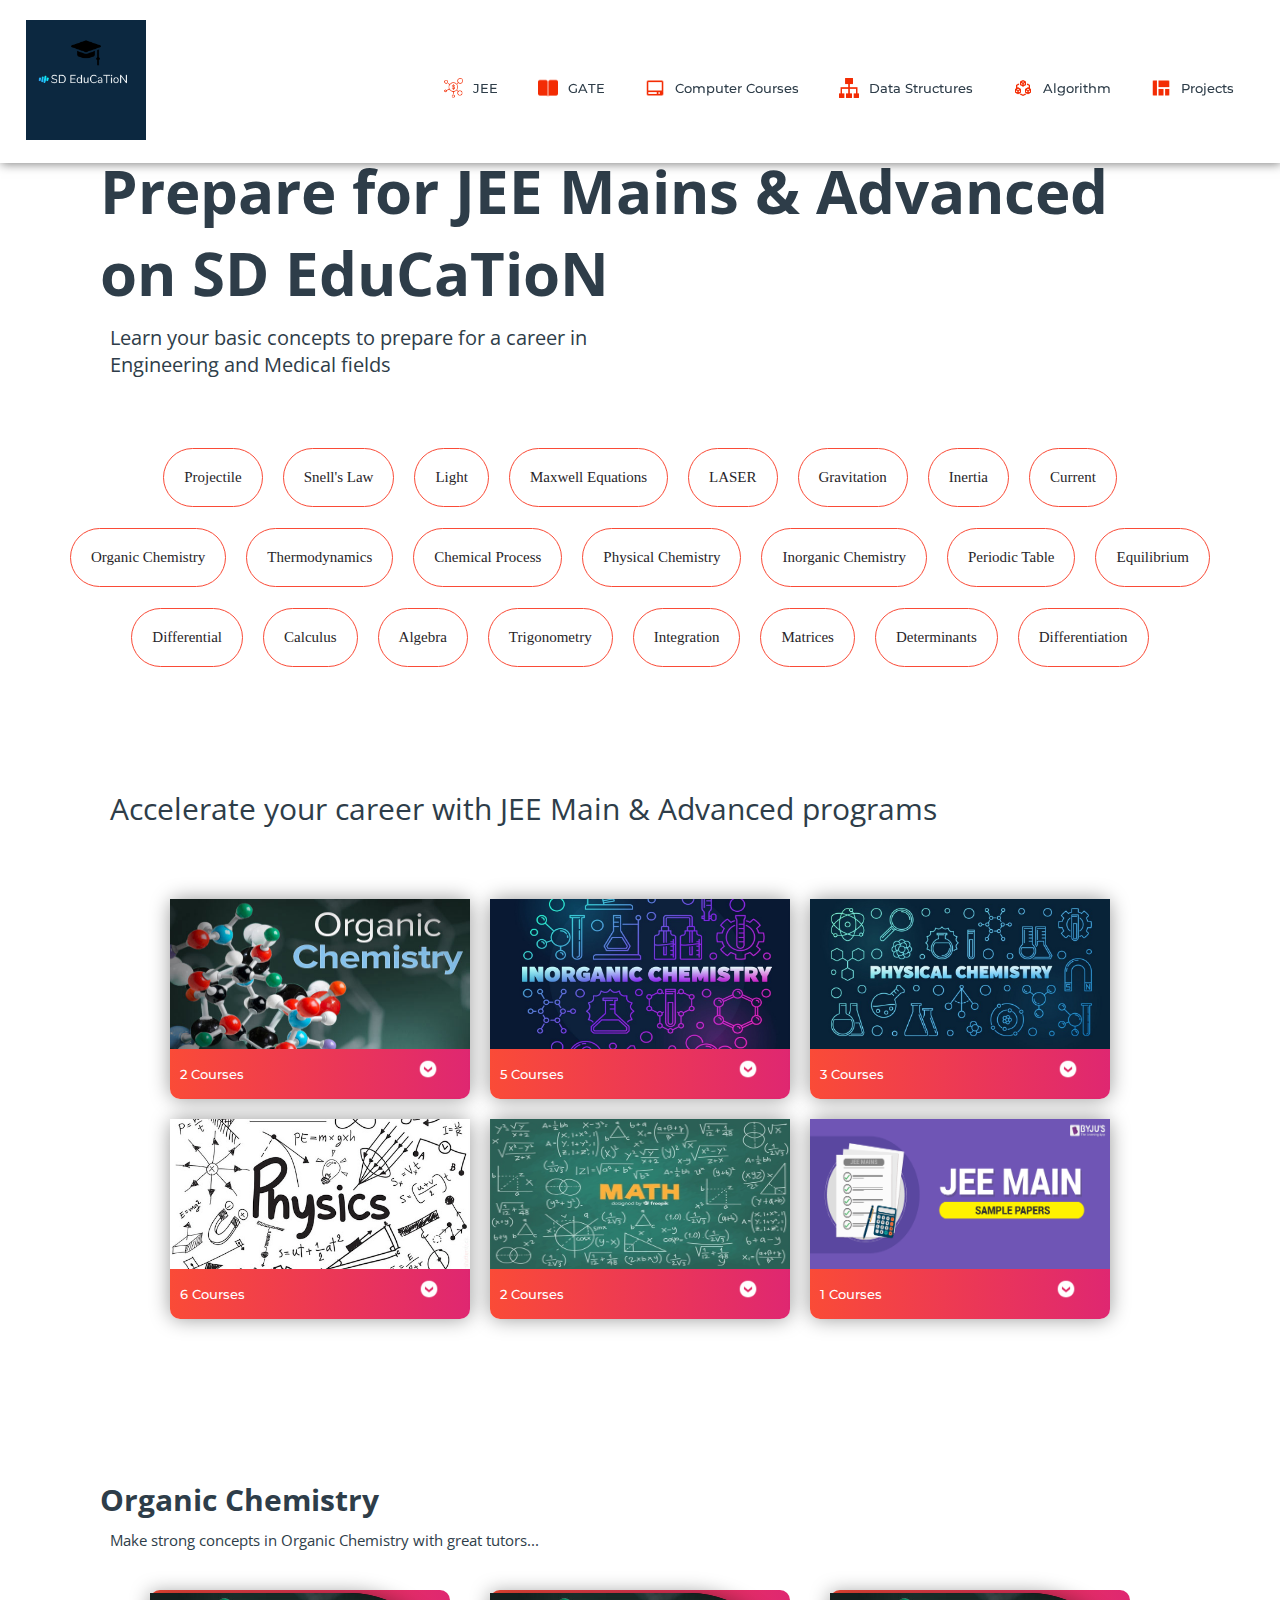
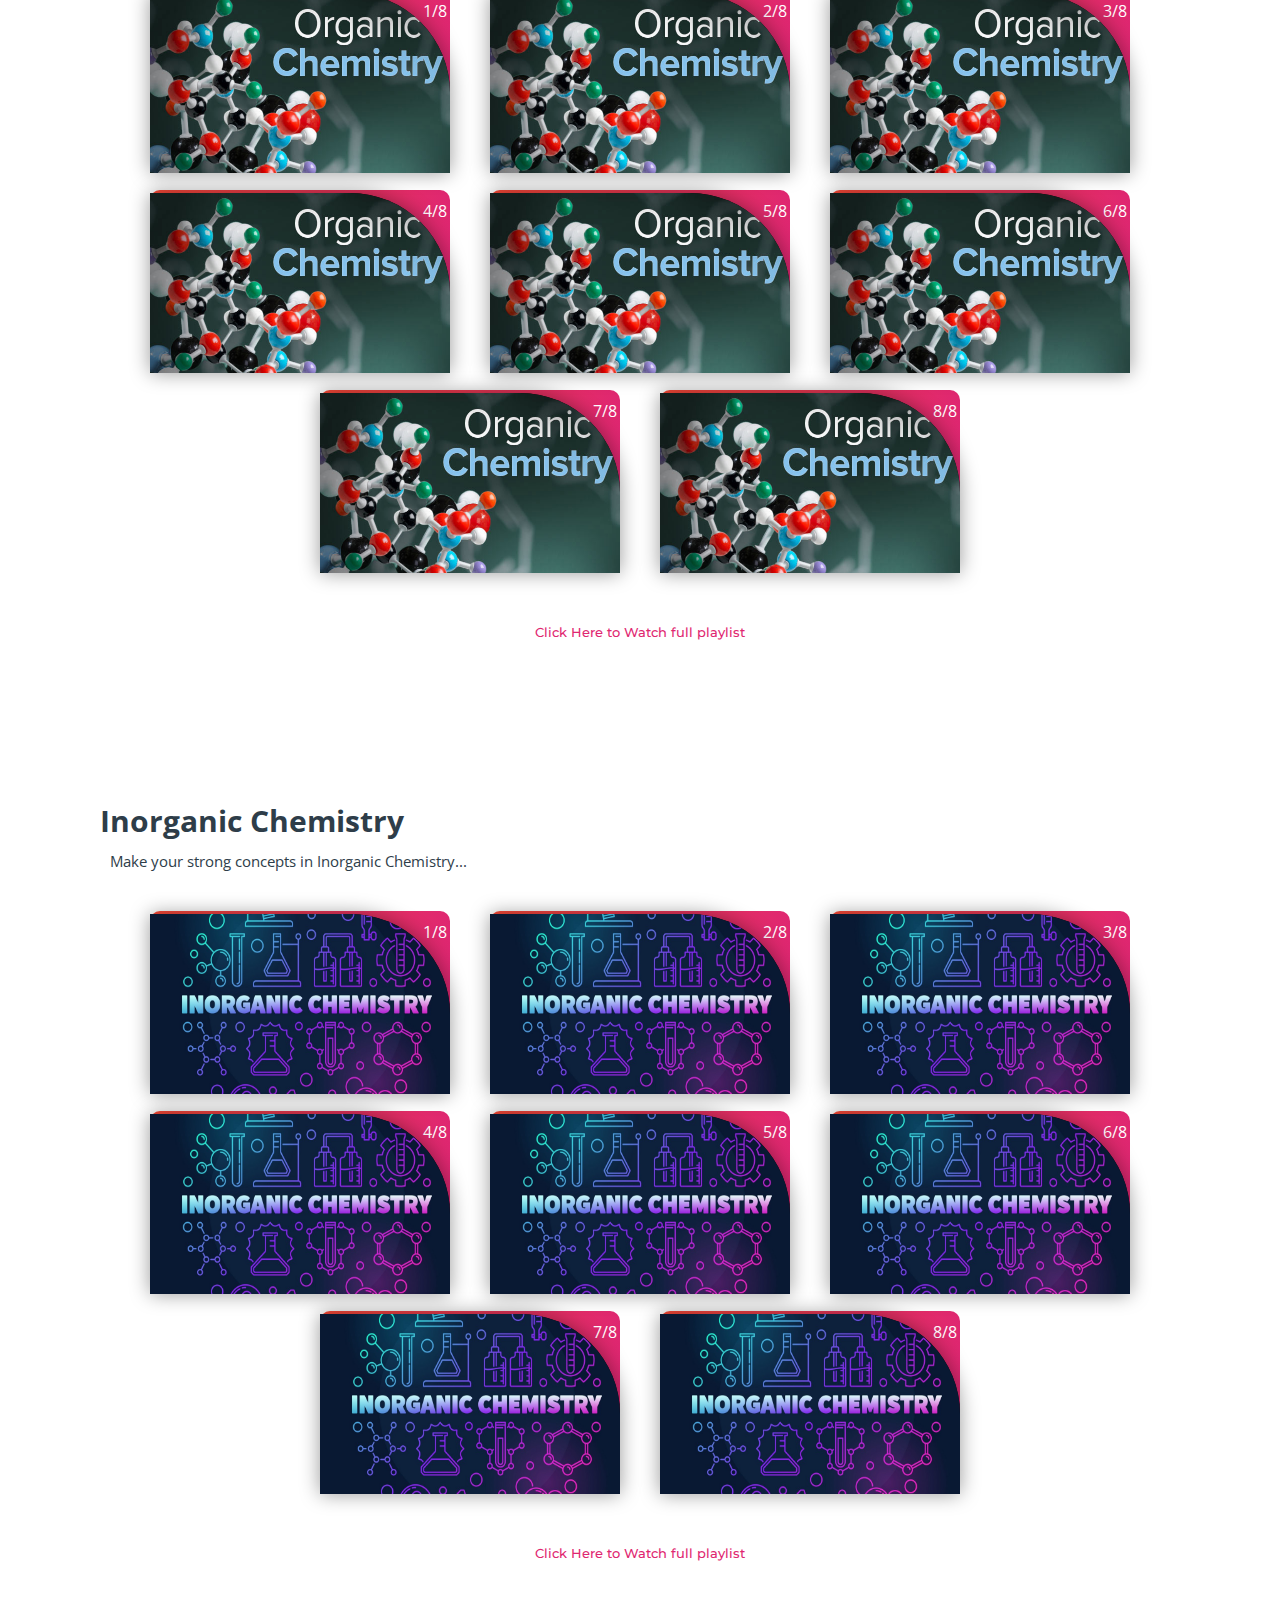
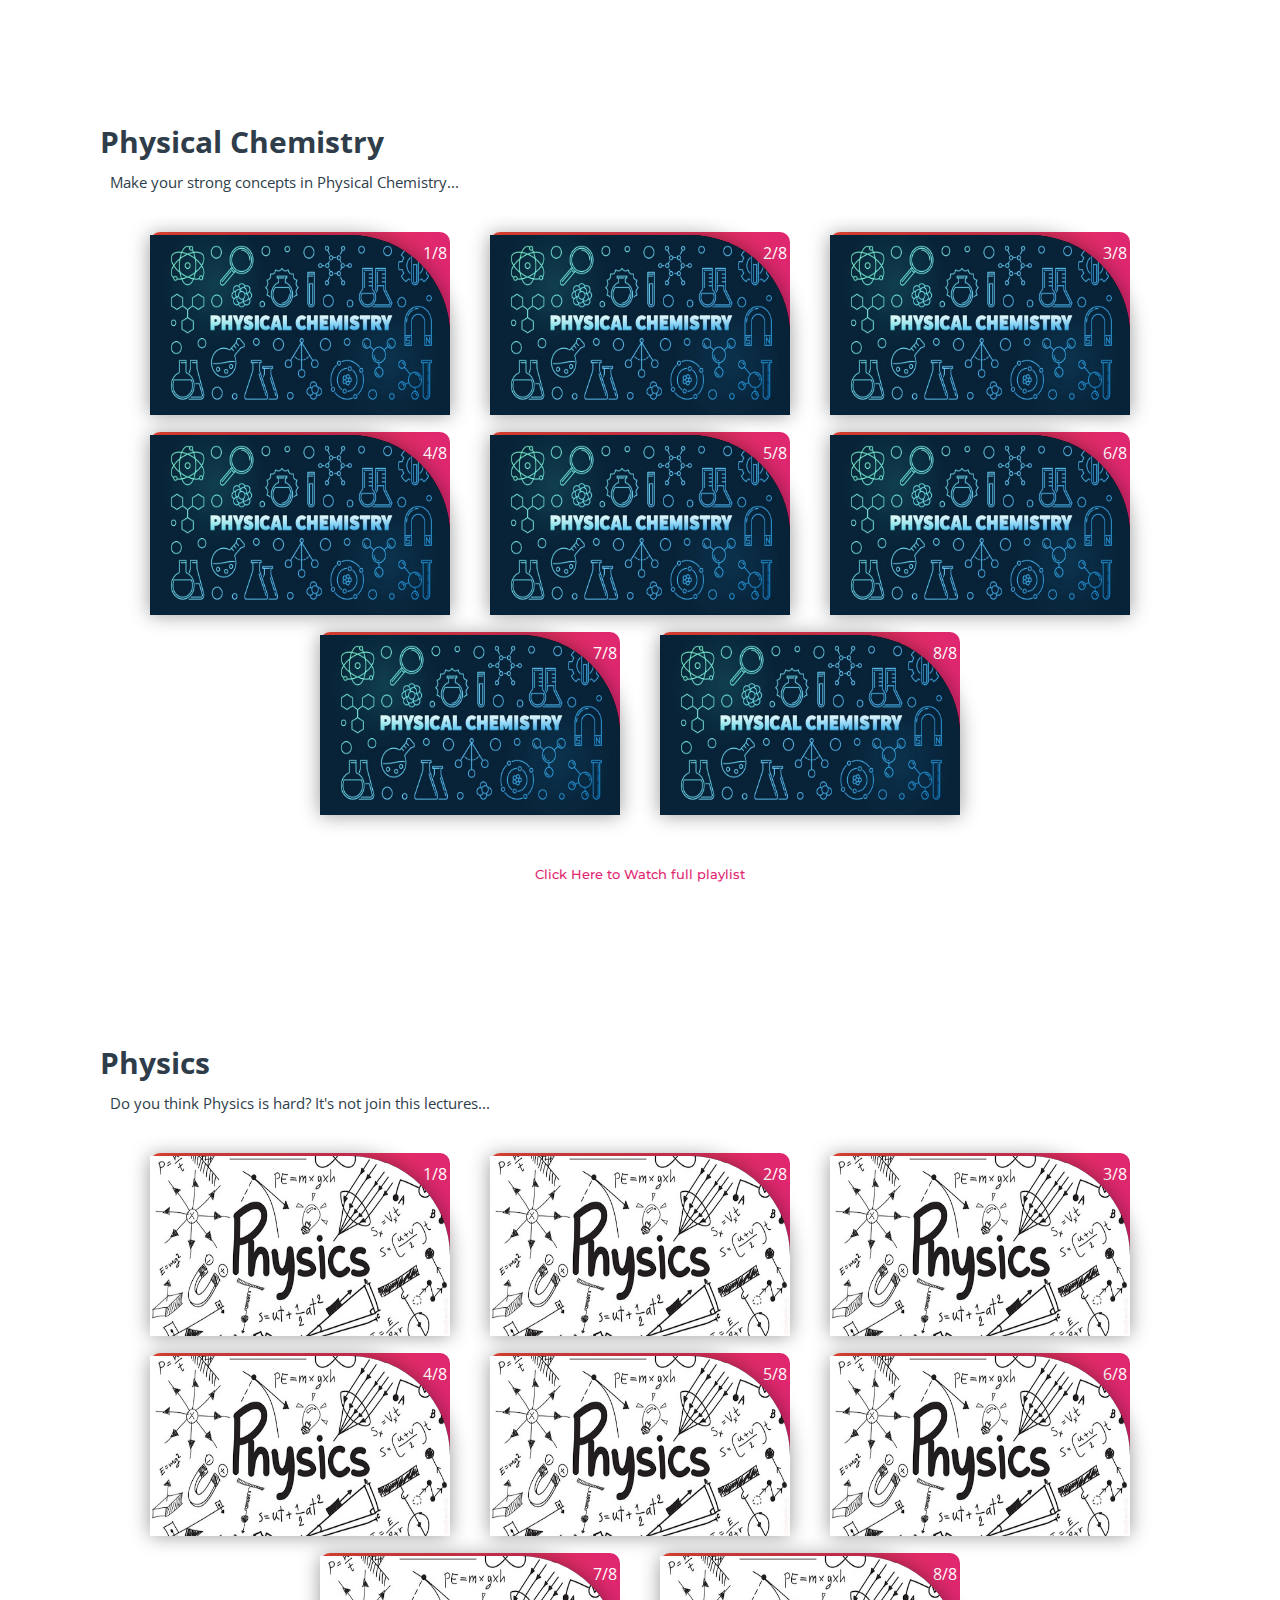
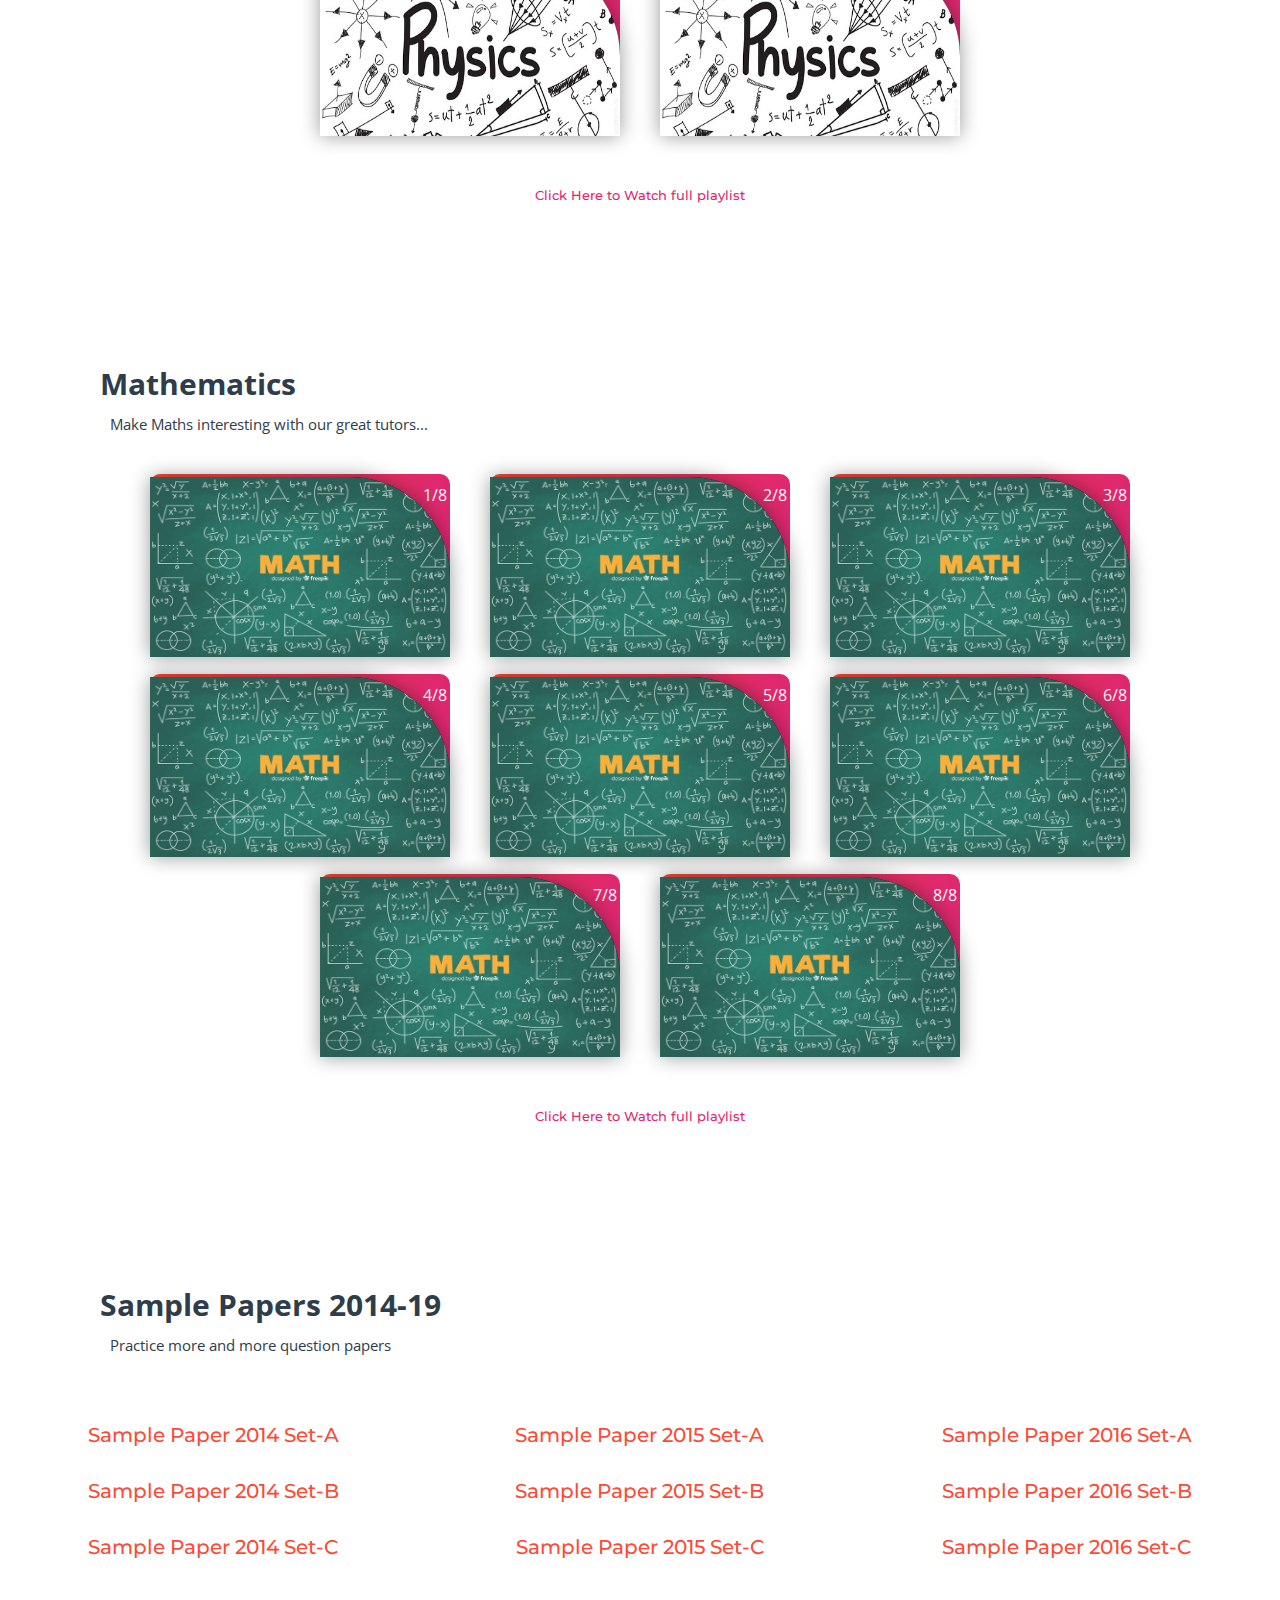
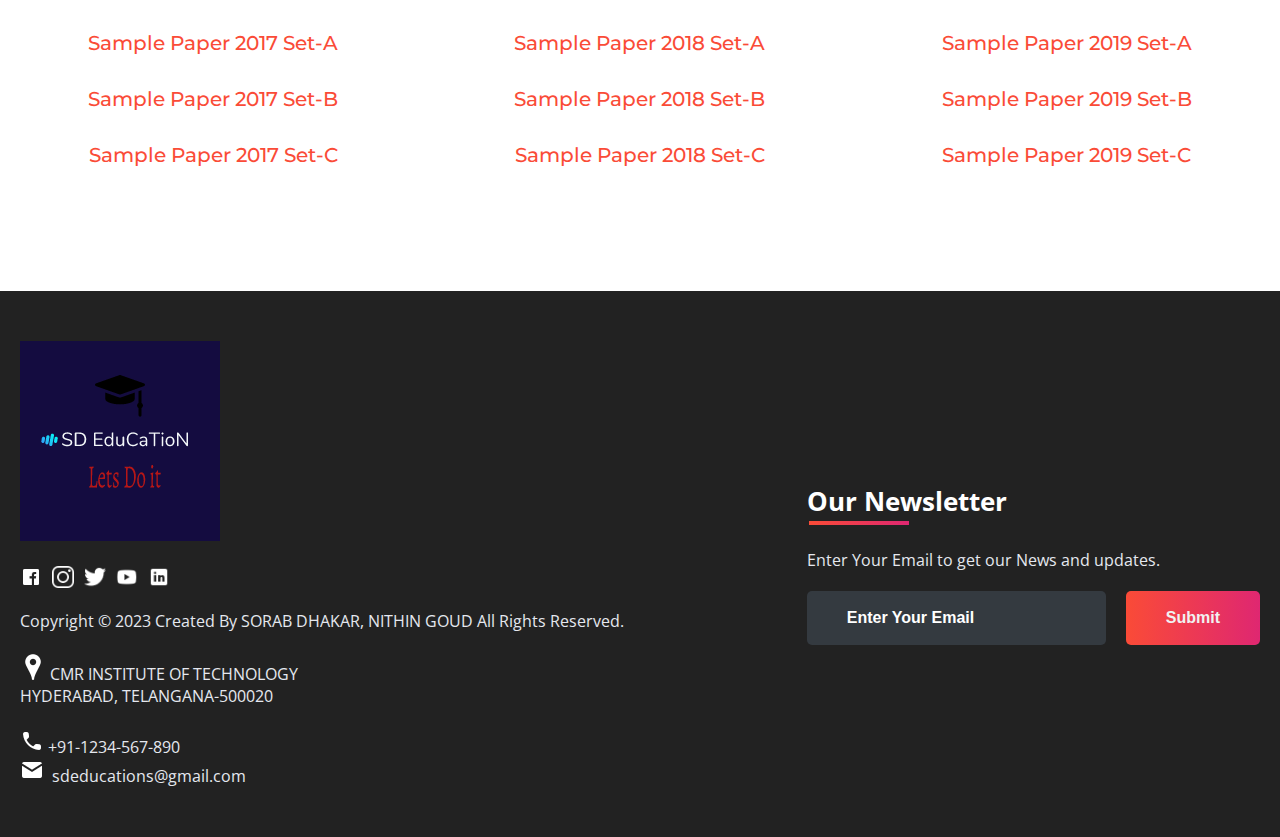
<file: subjects/jee.html>
<!DOCTYPE html>
<html>
<head>
	<link rel="shortcut icon" type="png" href="../images/icon/favicon.png">
	<title>Prepare for JEE Mains & Advanced</title>
	<link rel="stylesheet" type="text/css" href="subjects.css">
	<script type="text/javascript" src="../script.js"></script>
</head>
<body>

	<!-- NAVIGATION -->
	<header>
		<div class="nav" id="nav">
			<div id="learned-logo">
			<a href="../index.html"><img src="../images/icon/logo.png" style="width: 120px;"></a></div>
			<div class="switch-tab" id="switch-tab" onclick="switchTAB()"><img src="../images/icon/menu.png"></div>
			<ul id="list-switch">
				<li><a href="#"><img src="../images/courses/d1.png" class="icon">JEE</a></li>
				<li><a href="gate.html"><img src="../images/courses/paper.png" class="icon">GATE</a></li>
				<li><a href="computer_courses.html"><img src="../images/courses/computer.png" class="icon">Computer Courses</a></li>
				<li><a href="computer_courses.html#data"><img src="../images/courses/data.png" class="icon">Data Structures</a></li>
				<li><a href="computer_courses.html#algo"><img src="../images/courses/algo.png" class="icon">Algorithm</a></li>
				<li><a href="computer_courses.html#projects"><img src="../images/courses/projects.png" class="icon">Projects</a></li>
			</ul>
			<div class="search" id="search-switch">
				<input type="text" placeholder="Search" class="srch"><button id="srchbtn"><img src="../images/icon/search.png"></button>
			</div>
		</div>
	</header>

	<div class="title">
		<span>Prepare for JEE Mains & Advanced<br>on SD EduCaTioN</span>
		<div class="shortdesc">
			<p>Learn your basic concepts to prepare for a career in<br>Engineering and Medical fields</p>
		</div>
	</div>

<!-- Quick Links -->
	<div class="course">
		<div class="cbox">
		<div class="det"><a href="https://en.wikipedia.org/wiki/Projectile" target="_blank">Projectile</a></div>
		<div class="det"><a href="https://en.wikipedia.org/wiki/Snell%27s_law" target="_blank">Snell's Law</a></div>
		<div class="det"><a href="https://en.wikipedia.org/wiki/Light" target="_blank">Light</a></div>
		<div class="det"><a href="https://en.wikipedia.org/wiki/Maxwell%27s_equations" target="_blank">Maxwell Equations</a></div>
		<div class="det"><a href="https://en.wikipedia.org/wiki/Laser" target="_blank">LASER</a></div>
		<div class="det"><a href="https://en.wikipedia.org/wiki/Gravity" target="_blank">Gravitation</a></div>
		<div class="det"><a href="https://en.wikipedia.org/wiki/Inertia" target="_blank">Inertia</a></div>
		<div class="det"><a href="https://en.wikipedia.org/wiki/Current" target="_blank">Current</a></div>
		</div>
		<div class="cbox">
		<div class="det"><a href="#organic">Organic Chemistry</a></div>
		<div class="det"><a href="https://en.wikipedia.org/wiki/Thermodynamics" target="_blank">Thermodynamics</a></div>
		<div class="det"><a href="https://en.wikipedia.org/wiki/Chemical_process" target="_blank">Chemical Process</a></div>
		<div class="det"><a href="#physical">Physical Chemistry</a></div>
		<div class="det"><a href="#inorganic">Inorganic Chemistry</a></div>
		<div class="det"><a href="https://en.wikipedia.org/wiki/Periodic_table" target="_blank">Periodic Table</a></div>
		<div class="det"><a href="https://en.wikipedia.org/wiki/Equilibrium" target="_blank">Equilibrium</a></div>
		</div>
		<div class="cbox">
		<div class="det"><a href="#math">Differential</a></div>
		<div class="det"><a href="#math">Calculus</a></div>
		<div class="det"><a href="#math">Algebra</a></div>
		<div class="det"><a href="#math">Trigonometry</a></div>
		<div class="det"><a href="#math">Integration</a></div>
		<div class="det"><a href="#math">Matrices</a></div>
		<div class="det"><a href="#math">Determinants</a></div>
		<div class="det"><a href="#math">Differentiation</a></div>
		</div>
	</div>

	<div class="inbt">
		Accelerate your career with JEE Main & Advanced programs
	</div>

<!-- COURSES AVAILABLE -->
	<div class="ccard">
	<center>
		<div class="ccardbox">
			<div class="dcard">
				<div class="fpart"><img src="../images/courses/organic.jpg"></div>
				<a href="#organic"><div class="spart">2 Courses <img src="../images/icon/dropdown.png"></div></a>
			</div>
			<div class="dcard">
				<div class="fpart"><img src="../images/courses/inorganic.jpg"></div>
				<a href="#inorganic"><div class="spart">5 Courses <img src="../images/icon/dropdown.png"></div></a>
			</div>
			<div class="dcard">
				<div class="fpart"><img src="../images/courses/physical.jpg"></div>
				<a href="#physical"><div class="spart">3 Courses <img src="../images/icon/dropdown.png"></div></a>
			</div>
		</div>
		<div class="ccardbox">
			<div class="dcard">
				<div class="fpart"><img src="../images/courses/physics.jpg"></div>
				<a href="#physics"><div class="spart">6 Courses <img src="../images/icon/dropdown.png"></div></a>
			</div>
			<div class="dcard">
				<div class="fpart"><img src="../images/courses/math.jpg"></div>
				<a href="#math"><div class="spart">2 Courses <img src="../images/icon/dropdown.png"></div></a>
			</div>
			<div class="dcard">
				<div class="fpart"><img src="../images/courses/paper-download.png"></div>
				<a href="#sample_papers"><div class="spart">1 Courses <img src="../images/icon/dropdown.png"></div></a>
			</div>
		</div>
	</center>
	</div>

<!-- VIDEOS SECTION -->
	<div class="title2" id="organic">
		<span>Organic Chemistry</span>
		<div class="shortdesc2">
			<p>Make strong concepts in Organic Chemistry with great tutors...</p>
		</div>
	</div>
	
	<center>
		<div class="ccardbox2">
			<div class="dcard2"><span class="tag" >1/8</span>
				<div class="fpart2"><img src="../images/courses/organic.jpg">
					<iframe src="https://www.youtube.com/embed/bSMx0NS0XfY" frameborder="0" allow="accelerometer; autoplay; encrypted-media; gyroscope; picture-in-picture" allowfullscreen></iframe>
				</div>
			</div>
			<div class="dcard2"><span class="tag" >2/8</span>
				<div class="fpart2"><img src="../images/courses/organic.jpg">
					<iframe src="https://www.youtube.com/embed/bSMx0NS0XfY" frameborder="0" allow="accelerometer; autoplay; encrypted-media; gyroscope; picture-in-picture" allowfullscreen></iframe>
				</div>
			</div>
			<div class="dcard2"><span class="tag" >3/8</span>
				<div class="fpart2"><img src="../images/courses/organic.jpg">
					<iframe src="https://www.youtube.com/embed/bSMx0NS0XfY" frameborder="0" allow="accelerometer; autoplay; encrypted-media; gyroscope; picture-in-picture" allowfullscreen></iframe>
				</div>
			</div>
			<div class="dcard2"><span class="tag" >4/8</span>
				<div class="fpart2"><img src="../images/courses/organic.jpg">
					<iframe src="https://www.youtube.com/embed/bSMx0NS0XfY" frameborder="0" allow="accelerometer; autoplay; encrypted-media; gyroscope; picture-in-picture" allowfullscreen></iframe>
				</div>
			</div>
		
			<div class="dcard2"><span class="tag" >5/8</span>
				<div class="fpart2"><img src="../images/courses/organic.jpg">
					<iframe src="https://www.youtube.com/embed/bSMx0NS0XfY" frameborder="0" allow="accelerometer; autoplay; encrypted-media; gyroscope; picture-in-picture" allowfullscreen></iframe>
				</div>
			</div>
			<div class="dcard2"><span class="tag" >6/8</span>
				<div class="fpart2"><img src="../images/courses/organic.jpg">
					<iframe src="https://www.youtube.com/embed/bSMx0NS0XfY" frameborder="0" allow="accelerometer; autoplay; encrypted-media; gyroscope; picture-in-picture" allowfullscreen></iframe>
				</div>
			</div>
			<div class="dcard2"><span class="tag" >7/8</span>
				<div class="fpart2"><img src="../images/courses/organic.jpg">
					<iframe src="https://www.youtube.com/embed/bSMx0NS0XfY" frameborder="0" allow="accelerometer; autoplay; encrypted-media; gyroscope; picture-in-picture" allowfullscreen></iframe>
				</div>
			</div>
			<div class="dcard2"><span class="tag" >8/8</span>
				<div class="fpart2"><img src="../images/courses/organic.jpg">
					<iframe src="https://www.youtube.com/embed/bSMx0NS0XfY" frameborder="0" allow="accelerometer; autoplay; encrypted-media; gyroscope; picture-in-picture" allowfullscreen></iframe>
				</div>
			</div>
		</div>
	</center>

<br><br>
	<div class="click-me">
		<a href="https://www.youtube.com/watch?v=bSMx0NS0XfY&list=PL8dPuuaLjXtONguuhLdVmq0HTKS0jksS4" target="_blank">Click Here to Watch full playlist</a>
	</div>

<!-- VIDEOS SECTION -->

	<div class="title2" id="inorganic">
		<span>Inorganic Chemistry</span>
		<div class="shortdesc2">
			<p>Make your strong concepts in Inorganic Chemistry...</p>
		</div>
	</div>
	<center>
		<div class="ccardbox2">
			<div class="dcard2"><span class="tag" >1/8</span>
				<div class="fpart2"><img src="../images/courses/inorganic.jpg">
					<iframe src="https://www.youtube.com/embed/2B8CRyfGLo4" frameborder="0" allow="accelerometer; autoplay; encrypted-media; gyroscope; picture-in-picture" allowfullscreen></iframe>
				</div>
			</div>
			<div class="dcard2"><span class="tag" >2/8</span>
				<div class="fpart2"><img src="../images/courses/inorganic.jpg">
					<iframe src="https://www.youtube.com/embed/2B8CRyfGLo4" frameborder="0" allow="accelerometer; autoplay; encrypted-media; gyroscope; picture-in-picture" allowfullscreen></iframe>
				</div>
			</div>
			<div class="dcard2"><span class="tag" >3/8</span>
				<div class="fpart2"><img src="../images/courses/inorganic.jpg">
					<iframe src="https://www.youtube.com/embed/2B8CRyfGLo4" frameborder="0" allow="accelerometer; autoplay; encrypted-media; gyroscope; picture-in-picture" allowfullscreen></iframe>
				</div>
			</div>
			<div class="dcard2"><span class="tag" >4/8</span>
				<div class="fpart2"><img src="../images/courses/inorganic.jpg">
					<iframe src="https://www.youtube.com/embed/2B8CRyfGLo4" frameborder="0" allow="accelerometer; autoplay; encrypted-media; gyroscope; picture-in-picture" allowfullscreen></iframe>
				</div>
			</div>
		
			<div class="dcard2"><span class="tag" >5/8</span>
				<div class="fpart2"><img src="../images/courses/inorganic.jpg">
					<iframe src="https://www.youtube.com/embed/2B8CRyfGLo4" frameborder="0" allow="accelerometer; autoplay; encrypted-media; gyroscope; picture-in-picture" allowfullscreen></iframe>
				</div>
			</div>
			<div class="dcard2"><span class="tag" >6/8</span>
				<div class="fpart2"><img src="../images/courses/inorganic.jpg">
					<iframe src="https://www.youtube.com/embed/2B8CRyfGLo4" frameborder="0" allow="accelerometer; autoplay; encrypted-media; gyroscope; picture-in-picture" allowfullscreen></iframe>
				</div>
			</div>
			<div class="dcard2"><span class="tag" >7/8</span>
				<div class="fpart2"><img src="../images/courses/inorganic.jpg">
					<iframe src="https://www.youtube.com/embed/2B8CRyfGLo4" frameborder="0" allow="accelerometer; autoplay; encrypted-media; gyroscope; picture-in-picture" allowfullscreen></iframe>
				</div>
			</div>
			<div class="dcard2"><span class="tag" >8/8</span>
				<div class="fpart2"><img src="../images/courses/inorganic.jpg">
					<iframe src="https://www.youtube.com/embed/Iuo9PpGE04Y" frameborder="0" allow="accelerometer; autoplay; encrypted-media; gyroscope; picture-in-picture" allowfullscreen></iframe>
				</div>
			</div>
		</div>
	</center>
<br><br>
	<div class="click-me">
		<a href="https://www.youtube.com/watch?v=2B8CRyfGLo4" target="_blank">Click Here to Watch full playlist</a>
	</div>

<!-- VIDEOS SECTION -->

	<div class="title2" id="physical">
		<span>Physical Chemistry</span>
		<div class="shortdesc2">
			<p>Make your strong concepts in Physical Chemistry...</p>
		</div>
	</div>
	<center>
		<div class="ccardbox2">
			<div class="dcard2"><span class="tag" >1/8</span>
				<div class="fpart2"><img src="../images/courses/physical.jpg">
					<iframe src="https://www.youtube.com/embed/2y4cf47I21A" frameborder="0" allow="accelerometer; autoplay; encrypted-media; gyroscope; picture-in-picture" allowfullscreen></iframe>
				</div>
			</div>
			<div class="dcard2"><span class="tag" >2/8</span>
				<div class="fpart2"><img src="../images/courses/physical.jpg">
					<iframe src="https://www.youtube.com/embed/2y4cf47I21A" frameborder="0" allow="accelerometer; autoplay; encrypted-media; gyroscope; picture-in-picture" allowfullscreen></iframe>
				</div>
			</div>
			<div class="dcard2"><span class="tag" >3/8</span>
				<div class="fpart2"><img src="../images/courses/physical.jpg">
					<iframe src="https://www.youtube.com/embed/2y4cf47I21A" frameborder="0" allow="accelerometer; autoplay; encrypted-media; gyroscope; picture-in-picture" allowfullscreen></iframe>
				</div>
			</div>
			<div class="dcard2"><span class="tag" >4/8</span>
				<div class="fpart2"><img src="../images/courses/physical.jpg">
					<iframe src="https://www.youtube.com/embed/2y4cf47I21A" frameborder="0" allow="accelerometer; autoplay; encrypted-media; gyroscope; picture-in-picture" allowfullscreen></iframe>
				</div>
			</div>
		
			<div class="dcard2"><span class="tag" >5/8</span>
				<div class="fpart2"><img src="../images/courses/physical.jpg">
					<iframe src="https://www.youtube.com/embed/2y4cf47I21A" frameborder="0" allow="accelerometer; autoplay; encrypted-media; gyroscope; picture-in-picture" allowfullscreen></iframe>
				</div>
			</div>
			<div class="dcard2"><span class="tag" >6/8</span>
				<div class="fpart2"><img src="../images/courses/physical.jpg">
					<iframe src="https://www.youtube.com/embed/2y4cf47I21A" frameborder="0" allow="accelerometer; autoplay; encrypted-media; gyroscope; picture-in-picture" allowfullscreen></iframe>
				</div>
			</div>
			<div class="dcard2"><span class="tag" >7/8</span>
				<div class="fpart2"><img src="../images/courses/physical.jpg">
					<iframe src="https://www.youtube.com/embed/2y4cf47I21A" frameborder="0" allow="accelerometer; autoplay; encrypted-media; gyroscope; picture-in-picture" allowfullscreen></iframe>
				</div>
			</div>
			<div class="dcard2"><span class="tag" >8/8</span>
				<div class="fpart2"><img src="../images/courses/physical.jpg">
					<iframe src="https://www.youtube.com/embed/2y4cf47I21A" frameborder="0" allow="accelerometer; autoplay; encrypted-media; gyroscope; picture-in-picture" allowfullscreen></iframe>
				</div>
			</div>
		</div>
	</center>
<br><br>
	<div class="click-me">
		<a href="https://youtu.be/2y4cf47I21A" target="_blank">Click Here to Watch full playlist</a>
	</div>


<!-- VIDEOS SECTION -->

	<div class="title2" id="physics">
		<span>Physics</span>
		<div class="shortdesc2">
			<p>Do you think Physics is hard? It's not join this lectures...</p>
		</div>
	</div>
	<center>
		<div class="ccardbox2">
			<div class="dcard2"><span class="tag" >1/8</span>
				<div class="fpart2"><img src="../images/courses/physics.jpg">
					<iframe src="https://www.youtube.com/embed/FYE0YYuAyu0" frameborder="0" allow="accelerometer; autoplay; encrypted-media; gyroscope; picture-in-picture" allowfullscreen></iframe>
				</div>
			</div>
			<div class="dcard2"><span class="tag" >2/8</span>
				<div class="fpart2"><img src="../images/courses/physics.jpg">
					<iframe src="https://www.youtube.com/embed/FYE0YYuAyu0" frameborder="0" allow="accelerometer; autoplay; encrypted-media; gyroscope; picture-in-picture" allowfullscreen></iframe>
				</div>
			</div>
			<div class="dcard2"><span class="tag" >3/8</span>
				<div class="fpart2"><img src="../images/courses/physics.jpg">
					<iframe src="https://www.youtube.com/embed/FYE0YYuAyu0" frameborder="0" allow="accelerometer; autoplay; encrypted-media; gyroscope; picture-in-picture" allowfullscreen></iframe>
				</div>
			</div>
			<div class="dcard2"><span class="tag" >4/8</span>
				<div class="fpart2"><img src="../images/courses/physics.jpg">
					<iframe src="https://www.youtube.com/embed/FYE0YYuAyu0" frameborder="0" allow="accelerometer; autoplay; encrypted-media; gyroscope; picture-in-picture" allowfullscreen></iframe>
				</div>
			</div>
		
			<div class="dcard2"><span class="tag" >5/8</span>
				<div class="fpart2"><img src="../images/courses/physics.jpg">
					<iframe src="https://www.youtube.com/embed/FYE0YYuAyu0" frameborder="0" allow="accelerometer; autoplay; encrypted-media; gyroscope; picture-in-picture" allowfullscreen></iframe>
				</div>
			</div>
			<div class="dcard2"><span class="tag" >6/8</span>
				<div class="fpart2"><img src="../images/courses/physics.jpg">
					<iframe src="https://www.youtube.com/embed/FYE0YYuAyu0" frameborder="0" allow="accelerometer; autoplay; encrypted-media; gyroscope; picture-in-picture" allowfullscreen></iframe>
				</div>
			</div>
			<div class="dcard2"><span class="tag" >7/8</span>
				<div class="fpart2"><img src="../images/courses/physics.jpg">
					<iframe src="https://www.youtube.com/embed/FYE0YYuAyu0" frameborder="0" allow="accelerometer; autoplay; encrypted-media; gyroscope; picture-in-picture" allowfullscreen></iframe>
				</div>
			</div>
			<div class="dcard2"><span class="tag" >8/8</span>
				<div class="fpart2"><img src="../images/courses/physics.jpg">
					<iframe src="https://www.youtube.com/embed/FYE0YYuAyu0" frameborder="0" allow="accelerometer; autoplay; encrypted-media; gyroscope; picture-in-picture" allowfullscreen></iframe>
				</div>
			</div>
		</div>
	</center>
<br><br>
	<div class="click-me">
		<a href="https://youtu.be/FYE0YYuAyu0" target="_blank">Click Here to Watch full playlist</a>
	</div>

<!-- VIDEOS SECTION -->

	<div class="title2" id="math">
		<span>Mathematics</span>
		<div class="shortdesc2">
			<p>Make Maths interesting with our great tutors...</p>
		</div>
	</div>
	<center>
		<div class="ccardbox2">
			<div class="dcard2"><span class="tag" >1/8</span>
				<div class="fpart2"><img src="../images/courses/math.jpg">
					<iframe src="https://www.youtube.com/embed/xxGyTHWrHZg" frameborder="0" allow="accelerometer; autoplay; encrypted-media; gyroscope; picture-in-picture" allowfullscreen></iframe>
				</div>
			</div>
			<div class="dcard2"><span class="tag" >2/8</span>
				<div class="fpart2"><img src="../images/courses/math.jpg">
					<iframe src="https://www.youtube.com/embed/xxGyTHWrHZg" frameborder="0" allow="accelerometer; autoplay; encrypted-media; gyroscope; picture-in-picture" allowfullscreen></iframe>
				</div>
			</div>
			<div class="dcard2"><span class="tag" >3/8</span>
				<div class="fpart2"><img src="../images/courses/math.jpg">
					<iframe src="https://www.youtube.com/embed/xxGyTHWrHZg" frameborder="0" allow="accelerometer; autoplay; encrypted-media; gyroscope; picture-in-picture" allowfullscreen></iframe>
				</div>
			</div>
			<div class="dcard2"><span class="tag" >4/8</span>
				<div class="fpart2"><img src="../images/courses/math.jpg">
					<iframe src="https://www.youtube.com/embed/xxGyTHWrHZg" frameborder="0" allow="accelerometer; autoplay; encrypted-media; gyroscope; picture-in-picture" allowfullscreen></iframe>
				</div>
			</div>
		
			<div class="dcard2"><span class="tag" >5/8</span>
				<div class="fpart2"><img src="../images/courses/math.jpg">
					<iframe src="https://www.youtube.com/embed/xxGyTHWrHZg" frameborder="0" allow="accelerometer; autoplay; encrypted-media; gyroscope; picture-in-picture" allowfullscreen></iframe>
				</div>
			</div>
			<div class="dcard2"><span class="tag" >6/8</span>
				<div class="fpart2"><img src="../images/courses/math.jpg">
					<iframe src="https://www.youtube.com/embed/xxGyTHWrHZg" frameborder="0" allow="accelerometer; autoplay; encrypted-media; gyroscope; picture-in-picture" allowfullscreen></iframe>
				</div>
			</div>
			<div class="dcard2"><span class="tag" >7/8</span>
				<div class="fpart2"><img src="../images/courses/math.jpg">
					<iframe src="https://www.youtube.com/embed/xxGyTHWrHZg" frameborder="0" allow="accelerometer; autoplay; encrypted-media; gyroscope; picture-in-picture" allowfullscreen></iframe>
				</div>
			</div>
			<div class="dcard2"><span class="tag" >8/8</span>
				<div class="fpart2"><img src="../images/courses/math.jpg">
					<iframe src="https://www.youtube.com/embed/xxGyTHWrHZg" frameborder="0" allow="accelerometer; autoplay; encrypted-media; gyroscope; picture-in-picture" allowfullscreen></iframe>
				</div>
			</div>
		</div>
	</center>

<br><br>
	<div class="click-me">
		<a href="https://youtu.be/xxGyTHWrHZg" target="_blank">Click Here to Watch full playlist</a>
	</div>


<!-- SAMPLE PAPERS -->
	<div class="title2" id="sample_papers">
		<span>Sample Papers 2014-19</span>
		<div class="shortdesc2">
			<p>Practice more and more question papers</p>
		</div>
	</div>

	<div class="sample">
		<ul>
			<li><a href="../samplePapers/p1.pdf" target="_blank">Sample Paper 2014 Set-A</a></li>
			<li><a href="../samplePapers/p1.pdf" target="_blank">Sample Paper 2014 Set-B</a></li>
			<li><a href="../samplePapers/p1.pdf" target="_blank">Sample Paper 2014 Set-C</a></li>
		</ul>
		<ul>
			<li><a href="../samplePapers/p1.pdf" target="_blank">Sample Paper 2015 Set-A</a></li>
			<li><a href="../samplePapers/p1.pdf" target="_blank">Sample Paper 2015 Set-B</a></li>
			<li><a href="../samplePapers/p1.pdf" target="_blank">Sample Paper 2015 Set-C</a></li>
		</ul>
		<ul>
			<li><a href="../samplePapers/p1.pdf" target="_blank">Sample Paper 2016 Set-A</a></li>
			<li><a href="../samplePapers/p1.pdf" target="_blank">Sample Paper 2016 Set-B</a></li>
			<li><a href="../samplePapers/p1.pdf" target="_blank">Sample Paper 2016 Set-C</a></li>
		</ul>
	</div>
	<div class="sample lastSample">
		<ul>
			<li><a href="../samplePapers/p1.pdf" target="_blank">Sample Paper 2017 Set-A</a></li>
			<li><a href="../samplePapers/p1.pdf" target="_blank">Sample Paper 2017 Set-B</a></li>
			<li><a href="../samplePapers/p1.pdf" target="_blank">Sample Paper 2017 Set-C</a></li>
		</ul>
		<ul>
			<li><a href="../samplePapers/p1.pdf" target="_blank">Sample Paper 2018 Set-A</a></li>
			<li><a href="../samplePapers/p1.pdf" target="_blank">Sample Paper 2018 Set-B</a></li>
			<li><a href="../samplePapers/p1.pdf" target="_blank">Sample Paper 2018 Set-C</a></li>
		</ul>
		<ul>
			<li><a href="../samplePapers/p1.pdf" target="_blank">Sample Paper 2019 Set-A</a></li>
			<li><a href="../samplePapers/p1.pdf" target="_blank">Sample Paper 2019 Set-B</a></li>
			<li><a href="../samplePapers/p1.pdf" target="_blank">Sample Paper 2019 Set-C</a></li>
		</ul>
	</div>

<!-- FOOTER -->
<footer>
	<div class="footer-container">
		<div class="left-col">
			<img src="../images/icon/logo - Copy.png" style="width: 200px;">
			<div class="logo"></div>
			<div class="social-media">
				<a href="#"><img src="../images/icon\fb.png"></a>
				<a href="#"><img src="../images/icon\insta.png"></a>
				<a href="#"><img src="../images/icon\tt.png"></a>
				<a href="#"><img src="../images/icon\ytube.png"></a>
				<a href="#"><img src="../images/icon\linkedin.png"></a>
			</div><br><br>
			<p class="rights-text">Copyright © 2023 Created By SORAB DHAKAR, NITHIN GOUD All Rights Reserved.</p>
			<br><p><img src="../images/icon/location.png"> CMR INSTITUTE OF TECHNOLOGY<br>HYDERABAD, TELANGANA-500020</p><br>
			<p><img src="../images/icon/phone.png"> +91-1234-567-890<br><img src="../images/icon/mail.png">&nbsp; sdeducations@gmail.com</p>
		</div>
		<div class="right-col">
			<h1 style="color: #fff">Our Newsletter</h1>
			<div class="border"></div><br>
			<p>Enter Your Email to get our News and updates.</p>
			<form class="newsletter-form">
				<input class="txtb" type="email" placeholder="Enter Your Email">
				<input class="btn" type="submit" value="Submit">
			</form>
		</div>
	</div>
</footer>

</body>
</html>
</file>
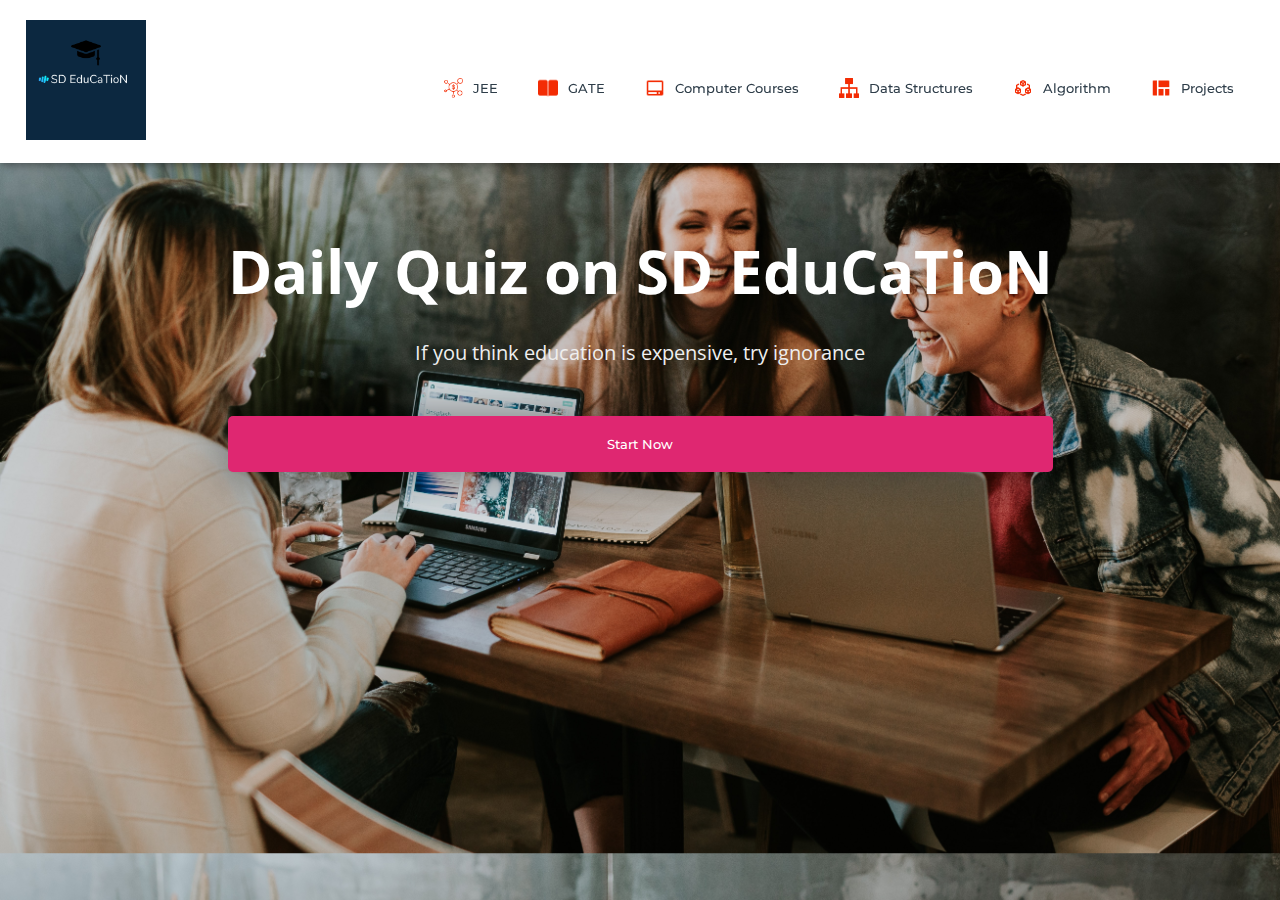
<file: subjects/quiz.html>
<!DOCTYPE html>
<html>
<head>
	<link rel="shortcut icon" type="png" href="../images/icon/favicon.png">
	<title>Quiz on SD EduCaTioN</title>
	<link rel="stylesheet" type="text/css" href="quizStyle.css">
	<script type="text/javascript" src="../script.js"></script>
</head>
<body>
	
<!-- NAVIGATION -->
	<header>
		<div class="nav" id="nav">
			<div id="learned-logo">
			<a href="../index.html"><img src="../images/icon/logo.png" style="width: 120px;"></a></div>
			<div class="switch-tab" id="switch-tab" onclick="switchTAB()"><img src="../images/icon/menu.png"></div>
			<ul id="list-switch">
				<li><a href="jee.html"><img src="../images/courses/d1.png" class="icon">JEE</a></li>
				<li><a href="gate.html"><img src="../images/courses/paper.png" class="icon">GATE</a></li>
				<li><a href="computer_courses.html"><img src="../images/courses/computer.png" class="icon">Computer Courses</a></li>
				<li><a href="computer_courses.html#data"><img src="../images/courses/data.png" class="icon">Data Structures</a></li>
				<li><a href="computer_courses.html#algo"><img src="../images/courses/algo.png" class="icon">Algorithm</a></li>
				<li><a href="computer_courses.html#projects"><img src="../images/courses/projects.png" class="icon">Projects</a></li>
			</ul>
			<div class="search" id="search-switch">
				<input type="search" placeholder="Search" class="srch"><button id="srchbtn"><img src="../images/icon/search.png"></button>
			</div>
		</div>
	</header>
	

<!-- MAIN Heading of Page -->
	<div class="title" id="title">
		<span>Daily Quiz on SD EduCaTioN</span>
		<div class="shortdesc"><br>
			<p>If you think education is expensive, try ignorance</p>
		</div>
		<button onclick="startquiz()">Start Now</button>
	</div>


<div class="panel" id="panel">
	
	<div class="left-side" id="left">
		<ul>
			<li onclick="quizt(1)">HOME</li>
			<li onclick="quizt(2)">JEE Mains</li>
			<li onclick="quizt(3)">JEE Advanced</li>
			<li onclick="quizt(4)">GATE</li>
			<li onclick="quizt(5)">C/C++</li>
			<li onclick="quizt(6)">Java</li>
			<li onclick="quizt(7)">Python</li>
			<li onclick="quizt(8)">JavaScript</li>
			<li onclick="quizt(9)">Data Structures</li>
			<li onclick="quizt(10)">Algorithm</li>
			<li onclick="quizt(11)">Interview Questions</li>
		</ul>
	</div>

	<div class="right-side" id="right">
		<div id="quiz-container">
			
			<div id="f1"><div class="quiz-frame main-frame"></div></div>

			<div id="f2"><iframe class="quiz-frame" src="https://docs.google.com/forms/d/e/1FAIpQLSe3hXLPuiQGqj1n3IeeAzM8YLNpgJIIk_zfteoEdWka4X3wxQ/viewform?embedded=true" frameborder="0" marginheight="0" marginwidth="0">Loading…</iframe></div>
			
			<div id="f3"><iframe class="quiz-frame" src="https://docs.google.com/forms/d/e/1FAIpQLSeVTLsd_AqZGpbIMnZRm20OKrjjiYSirWBjfCHpWtAsMQU--g/viewform?embedded=true" frameborder="0" marginheight="0" marginwidth="0">Loading…</iframe></div>
			
			<div id="f4"><iframe class="quiz-frame" src="https://docs.google.com/forms/d/e/1FAIpQLSdjSKZhQp5jqqR34zD_uWMtgXr18F9pdK6YqcafLSP6J7VZjw/viewform?embedded=true" frameborder="0" marginheight="0" marginwidth="0">Loading…</iframe></div>

			<div id="f5"><iframe class="quiz-frame" src="https://docs.google.com/forms/d/e/1FAIpQLSe1xs1-41MAbLN7KkXrJwtGdbl5ydxe_vX_nmFRjf6c0wtYkA/viewform?embedded=true"  frameborder="0" marginheight="0" marginwidth="0">Loading…</iframe></iframe></div>
			
			<div id="f6"><iframe class="quiz-frame" src="https://docs.google.com/forms/d/e/1FAIpQLSdHFDm_BakVxro_zJI78OF2OLJpXgDzzaAVMHD9hptWlXBSpA/viewform?embedded=true" frameborder="0" marginheight="0" marginwidth="0">Loading…</iframe></div>
			
			<div id="f7"><iframe class="quiz-frame" src="https://docs.google.com/forms/d/e/1FAIpQLSdgD7yFEJtqpkImDiLAaQ7w9VcsO688gr1V3Gl7FqwM5yXtWQ/viewform?embedded=true" frameborder="0" marginheight="0" marginwidth="0">Loading…</iframe></div>

			<div id="f8"><iframe class="quiz-frame" src="https://docs.google.com/forms/d/e/1FAIpQLSchDBnai_Aup7YFJQegg4z-qoB338p010VgZRxBYDT17xoRew/viewform?embedded=true" frameborder="0" marginheight="0" marginwidth="0">Loading…</iframe></div>

			<div id="f9"><iframe class="quiz-frame" src="https://docs.google.com/forms/d/e/1FAIpQLSfY5oIAz4R9Ty-LBpx7h4th6OJ0-RkrxIlLslRV4NjwwW8_uw/viewform?embedded=true" frameborder="0" marginheight="0" marginwidth="0">Loading…</iframe></div>
			
			<div id="f10"><iframe class="quiz-frame" src="https://docs.google.com/forms/d/e/1FAIpQLSflwS89sG7H98J9vFgFqJgsKaZ5gpq3yUlOiW3up7RQQ-qRnw/viewform?embedded=true" frameborder="0" marginheight="0" marginwidth="0">Loading…</iframe></div>

			<div id="f11"><iframe class="quiz-frame" src="https://docs.google.com/forms/d/e/1FAIpQLSe_aS8-CMNFdUzI1UE73zahC2bmMwJkmB6FJXPIeKbLIBqB4Q/viewform?embedded=true" frameborder="0" marginheiclass="quiz-frame" ght="0" marginwidth="0">Loading…</iframe></div>

		</div>
	</div>

</div>

	<script type="text/javascript" src="../script.js"></script>
</body>
</html>
</file>
<file: loginStyle.css>
* {
	margin: 0;
	padding: 0;
	font-family: sans-serif;
}

body {
	background-image: linear-gradient(rgba(0,0,0,0),rgba(0,0,0,0.5)),url("images/extra/backwallpaper.jpg");
	background-size: cover;
	background-attachment: fixed;
	display: flex;
	justify-content: center;
}
.logo {
	display: flex;
	justify-content: center;
}
.logo img {
	width: 100px;
}
.form-box
{
	width: 380px;
	height: 500px;
	position: relative;
	margin: 6% auto;
	background: #fff8;
	padding: 5px;
	border-radius: 5px;
	overflow: hidden;
	box-shadow: 0px 0px 100px rgba(0,0,0,0.4);
}

.button-box
{
	width: 220px;
	margin: 35px auto;
	position: relative;
	box-shadow: 0 0 20px 9px rgba(0,0,0,.1);
	border-radius: 30px;
}

.toggle-btn
{
	padding: 10px 30px;
	cursor: pointer;
	background: transparent;
	position: relative;
	border: 0;
	outline: none;
}

#btn
{
	top: 0;
	left: 0;
	position: absolute;
	width: 110px;
	height: 100%;
	background: linear-gradient(to right, #FA4B37, #DF2771);
	border-radius: 30px;
	transition: 0.5s;
}
.social-icons
{
	margin: 30px auto;
	text-align: center;
}
.social-icons img
{
	width: 30px;
	margin: 0 7px;
	cursor: pointer;
	opacity: 0.85;
}

.input-group
{
	top: 180px;
	position: absolute;
	width: 280px;
	transition: .5s;
	font-size: 13px;
	color: #010101;
}
.inp {
	border-bottom: 1px solid rgba(0,0,0,0.4);
	justify-content: center;
}
.inp img{
	width: 20px;
	padding-right: 10px;
}
.input-field
{
	width: 100%;
	padding: 10px 0;
	margin: 5px 0;
	border-left: 0;
	border-right: 0;
	border-top: 0;
	border-bottom: 1px solid rgba(0,0,0,0.4);
	outline: none;
	background: transparent;
	color: rgba(0,0,0);
}
::placeholder { /* Chrome, Firefox, Opera, Safari 10.1+ */
	color: rgba(0,0,0,0.7);
	/*opacity: 1;  Firefox */
}
#register .input-field {
	color: rgba(0,0,0,0.8);
}
.submit-btn
{
	width: 85%;
	padding: 10px 30px;
	cursor: pointer;
	display: block;
	margin: auto;
	background: linear-gradient(to right, #FA4B37, #DF2771);
	color: #fff;
	border: 0;
	outline: none;
	border-radius: 30px;
}

.reg-btn {
	background: lightgray;
}
.check-box
{
	cursor: pointer;
	margin: 30px 10px 30px 0;
}

.instead {
	margin-top: 10px;
}
.instead h3 {
    overflow: hidden;
    text-align: center;
    color: rgba(0,0,0,0.6);
}
.instead h3:before,
.instead h3:after {
    background-color: rgba(0,0,0,0.5);
    content: "";
    display: inline-block;
    height: 1px;
    position: relative;
    vertical-align: middle;
    width: 50%;
}
.instead h3:before {
    right: 0.5em;
    margin-left: -50%;
}
.instead h3:after {
    left: 0.5em;
    margin-right: -50%;
}
span
{
	color: rgba(0,0,0,0.8);
	font-size: 12px;
}

#login
{
	left: 50px;
}
#register
{
	left: 450px;
}

.other {
	display: grid;
	justify-content: center;
	margin-top: 250px;
}

.connect {
	display: flex;
	margin: 10px;
	padding: 0px 30px;
	align-items: center;
	text-align: center;
	justify-content: center;
	border: 1px solid lightgray;
	cursor: pointer;
	outline: none;
	/*border-radius: 10px;*/
	background: #fff3;
}
.connect:hover {
	background: #fff8;
}
.connect img {
	padding: 5px;
	width: 25px;
}
.connect span {
	padding: 10px;
	font-size: 15px;
}
</file>
<file: subjects/subjects.css>
@import url('https://fonts.googleapis.com/css?family=Montserrat:500&display=swap');
@import url('https://fonts.googleapis.com/css?family=Dancing+Script&display=swap');
@import url('https://fonts.googleapis.com/css?family=Open+Sans&display=swap');

* {
	box-sizing: border-box;
	margin: 0;
	padding: 0;
}
html {
	scroll-behavior: smooth;
}
body {
	background: #FFF;
	font-family: 'Open Sans', sans-serif;
}

/*SCROLLBAR Styling*/
::-webkit-scrollbar {
  width: 5px;
}
::-webkit-scrollbar-thumb {
  background: #FA4B37;
  border-radius: 5px;
}
::-webkit-scrollbar-thumb:hover {
  background: #DF2771; 
}

/*NAVIGATION BAR*/
.nav
{
	width: 100%;
	background-color: #fff;
	display: flex;
	flex-wrap: wrap;
	justify-content: space-between;
	align-items: center;
	padding: 20px 2%;
	position: fixed;
	top: 0px;
	z-index: 10;
	box-shadow: 1px 1px 10px rgba(0,0,0,0.5);
}

.nav li, a, button
{
	float: left;
	font-family: "Montserrat", sans-serif;
	font-weight: 500;
	font-size: 13px;
	color: #2E3D49;
	display: block;
	text-decoration: none;
	text-align: center;
}

.nav ul li img {
	width: 20px;
	margin-right: 10px;
	transform: translateY(5px);
	padding-top: 5px;
}

.nav ul li 
{
	list-style: none;
	display: inline-block;
	padding: 0px 20px;
}

.nav ul li a
{
	transition: all 0.3s ease 0s;
}

.nav ul li a:hover
{
	color: #FA4B37;
}

.nav button
{
	padding: 9px 25px;
	background: linear-gradient(to right, #FA4B37, #DF2771);
	color: #fff;
	border: none;
	border-radius: 5px;
	cursor: pointer;
	outline: none;
	transition: all 0.3s ease 0s;
}
#srchbtn {
	padding: 9px 20px;
}
#srchbtn img {
	width: 15px;
	filter: brightness(100);
}
.nav button:hover
{
	opacity: .9;
}
.nav .search
{
	float: right;
}
.nav .search .srch
{
	font-size: 13px;
	width: 300px;
	border: none;
	outline: none;
	border-bottom: 2px solid #FA4B37;
	padding: 9px;
}
.nav .search button
{
	margin-right: 5px;
	float: right;
	margin-left: 10px;
}
.nav .switch-tab {
	cursor: pointer;
	visibility: hidden;
}
.nav .switch-tab img {
	width: 20px;
}
.nav .check-box {
	cursor: pointer;
	visibility: hidden;
}

/*TITLE*/
.title {
	margin-top: 150px;
	margin-left: 100px;
}
.title span{
	font-weight: 700;
	font-family: 'Open Sans', sans-serif;
	font-size: 60px;
	color: #2E3D49;
}
.title .shortdesc {
	padding: 10px;
	font-family: 'Open Sans', sans-serif;
	font-size: 20px;
	color: #2E3D49;
	margin-bottom: 50px;
}

/*Quick Links*/
.course {
	display: grid;
	justify-content: center;
}

.cbox {
	display: inline-flex;
	flex-wrap: wrap;
	justify-content: center;
}
.cbox .det {
	height: 60px;
	margin: 10px;
	background: #fff;
	cursor: pointer;
	border-radius: 50px;
}
.cbox .det a{
	justify-content: space-around;
	width: 100%;
	padding: 20px;
	border-radius: 50px;
	border: 1px solid #FA4B37;
	font-size: 15px;
	color: #272529;
	font-family: cursive;
	text-decoration: none;
}

.cbox .det a:hover{
	background: linear-gradient(to right, #FA4B37, #DF2771);
	color: white;
}

.inbt {
	padding: 10px;
	font-family: 'Open Sans', sans-serif;
	font-size: 30px;
	color: #2E3D49;
	margin: 100px;
	margin-bottom: 50px;
}

/*COURSES AVAILABLE*/
.ccard {
	display: flex;
	flex-wrap: wrap;
	justify-content: center;
	align-items: center;
}
.ccardbox {
	display: flex;
	flex-wrap: wrap;
	justify-content: center;
}

.dcard {
	margin: 10px;
	width: 300px;
	height: 200px;
	background: linear-gradient(to right, #FA4B37, #DF2771);
	border-radius: 10px;
	box-shadow: 0 0 20px rgba(0,0,0,0.4);
}

.dcard .fpart {
	width: inherit;
	height: 150px;
	color: #000;
	text-align: left;
	overflow: hidden;
}
.dcard .fpart img {
	width: 100%;
	height: 100%;
}

.dcard .spart {
	padding: 10px;
	padding-right: 0px;
	color: #fff;
	text-align: left;
	cursor: pointer;
}
.dcard .spart img {
	width: 20px;
	margin-left: 170px;
	cursor: pointer;
	/* transform: rotate(180deg); */
}

.dcard:hover .fpart img{
	transition: .8s ease;
	transform: scale(1.2);
}

/*Small Titles for  Topics*/
.title2 {
	position: relative;
	padding-top: 150px;
	margin-left: 100px;
}
.title2 span{
	font-weight: 700;
	font-family: 'Open Sans', sans-serif;
	font-size: 30px;
	color: #2E3D49;
}
.title2 .shortdesc2 {
	padding: 10px;
	font-family: 'Open Sans', sans-serif;
	font-size: 15px;
	color: #2E3D49;
	margin-bottom: 10px;
}

/*Videos Section*/
.ccardbox2 {
	display: flex;
	justify-content: center;
	flex-wrap: wrap;
}

.dcard2 {
	margin: 20px;
	width: 300px;
	height: 160px;
	background: linear-gradient(to right, #FA4B37, #DF2771);
	border-radius: 10px;
}
.dcard2:hover .fpart2 img {
	display: none;
}
.dcard2 .fpart2 { 
	width: inherit;
	height: 180px;
	background: #000;
	color: #000;
	text-align: left;
	border-top-right-radius: 100px;
	transform: translateY(-19px);
	box-shadow: 0 0 20px rgba(0,0,0,0.4);
	overflow: hidden;
}
.dcard2 .tag {
	position: relative;
	margin-left: 270px;
	top: 10px;
	color: #fff;
}
.dcard2 .fpart2 img {
	width: 100%;
	height: 100%;
}
.fpart2 iframe {
	height: inherit;
	width: inherit;
}

/*Watch Full Playlist*/
.click-me {
	justify-content: center;
	display: flex;
}
.click-me a {
	color: #DF2771;
	text-decoration: none;
	transition-duration: .5s;
	padding: 10px;
}
.click-me a:hover {
	background: #DF2771;
	color: #fff;
}

/*PROJECTS*/
.project-panel {
	/*background: #000;*/
	display: flex;
	flex-wrap: wrap;
	align-items: center;
	justify-content: center;
}
.project-card {
	width: 250px;
	/*height: 220px;*/
	background: #fff;
	margin-right: 10px;
	margin-bottom: 10px;
	border-radius: 5px;
	cursor: pointer;
	box-shadow: 2px 2px 10px rgba(0,0,0,0.3);
}
.project-card img {
	width: inherit;
	/*height: 140px;*/
}
.project-card:hover {
	transform: scale(1.2);
	transition: .5s ease;
}
.project-card:hover .download a{
	visibility: visible;
}
.project-card .info {
	padding: 10px;
}
.project-card .info h4 {
	color: #2E3D49;
}
.project-card .info p {
	font-size: 12px;
}
.download {
	margin-top: 10px;
	display: flex;
	justify-content: center;
}
.download a{
	padding: 5px 10px;
	color: #DF2771;
	font-size: .8em;
	visibility: hidden;
}
.download:hover a{
	transition: .5s ease;
	background: #DF2771;
	color: #fff;
}


/*Sample Papers*/

.sample {
	display: flex;
	align-items: center;
	flex-wrap: wrap;
	justify-content: space-around;
}
.lastSample {
	margin-bottom: 100px;
}
.sample ul {
	margin: 20px;
}

.sample ul li{
	padding: 28px;
	list-style: none;
}

.sample ul li a {
	color: #FA4B37;
	width: 300px;
	font-size: 20px;
}

/*Footer*/

footer {
	color: #E5E8EF;
	background: #000D;
	padding: 50px 0; 
}

footer .footer-container {
	max-width: 1300px;
	margin: auto;
	padding: 0 20px;
	display: flex;
	justify-content: space-between;
	align-items: center;
	flex-wrap: wrap-reverse;
}

footer .social-media img{
	width: 22px;
}

footer .logo {
	width: 180px;
	color: #fff;
	font-family: 'Montserrat', cursive;
}
footer .social-media{
	margin: 20px 0;
}

footer .social-media a{
	color: #001a21;
	margin-right: 10px;
	font-size: 22px;
	text-decoration: none;
}

footer .right-col h1{
	font-size: 26px;
}
footer .border{
	width: 100px;
	height: 4px;
	background: linear-gradient(to right, #FA4B37, #DF2771);
	margin: 2px;
}

footer .newsletter-form {
	display: flex;
	justify-content: center;
	align-items: center;
	flex-wrap: wrap;
}
footer input::placeholder {
  color: white !important;
}
footer .txtb {
	flex: 1;
	padding: 18px 40px;
	font-size: 16px;
	background: #343A40;
	border: none;
	font-weight: 700;
	outline: none;
	border-radius: 5px;
	min-width: 260px;
	margin-top: 20px;
	color: white;
}

footer .btn {
	margin-top: 20px;
	padding: 18px 40px;
	font-size: 16px;
	color: #f1f1f1;
	background: linear-gradient(to right, #FA4B37, #DF2771);
	border: none;
	font-weight: 700;
	outline: none;
	border-radius: 5px;
	margin-left: 20px;
	cursor: pointer;
	transition: opacity .3s linear;	
}

footer .btn:hover {
	opacity: .7;
}


/*For Responsive Website*/
@media screen and (max-width: 960px) {
	.footer-container {
		max-width: 600px;
	}
	.right-col {
		width: 100%;
		margin-bottom: 60px;
	}
	.left-col {
		width: 100%;
		text-align: center;
	}
	.social-media {
		display: flex;
		justify-content: center;
	}
}

@media screen and (max-width: 700px) {
	footer .btn{
		margin: 0;
		width: 100%;
		margin-top: 20px;
	}
}
@media screen and (max-width: 1366px) {
	.search {
		display: none;
		margin-bottom: 10px;
	}
}

@media screen and (max-width: 1000px) {
	.nav ul, .nav .search {
		display: none;
	}
	.nav #learned-logo {
		transition: 1s ease;
		margin-left: 40%;
		transform: scale(1.5);
	}
	.nav ul li{
		width: 100%;
		margin-bottom: 5px;
	}
	.nav .switch-tab {
		visibility: visible;
	}
	.nav .check-box {
		visibility: visible;
	}
	.search {
		visibility: visible;
		margin: 30px;
		margin-top: 0px;
	}
}
</file>
<file: subjects/quizStyle.css>
@import url('https://fonts.googleapis.com/css?family=Montserrat:500&display=swap');
@import url('https://fonts.googleapis.com/css?family=Dancing+Script&display=swap');
@import url('https://fonts.googleapis.com/css?family=Open+Sans&display=swap');

* {
	box-sizing: border-box;
	margin: 0;
	padding: 0;
}
html {
	scroll-behavior: smooth;
}
body {
	background: url(../images/extra/b1.jpg);
	background-size: cover;
	font-family: 'Open Sans', sans-serif;
}

/*Styling SCROLLBAR*/
::-webkit-scrollbar {
  width: 5px;
}
::-webkit-scrollbar-thumb {
  background: #FA4B37;
  border-radius: 5px;
}
::-webkit-scrollbar-thumb:hover {
  background: #DF2771; 
}

/*NAVIGATION BAR*/
.nav
{
	width: 100%;
	background-color: #fff;
	display: flex;
	flex-wrap: wrap;
	justify-content: space-between;
	align-items: center;
	padding: 20px 2%;
	position: fixed;
	top: 0px;
	z-index: 10;
	box-shadow: 1px 1px 10px rgba(0,0,0,0.5);
}

.nav li, a, button
{
	float: left;
	font-family: "Montserrat", sans-serif;
	font-weight: 500;
	font-size: 13px;
	color: #2E3D49;
	display: block;
	text-decoration: none;
	text-align: center;
}

.nav ul li img {
	width: 20px;
	margin-right: 10px;
	transform: translateY(5px);
	padding-top: 5px;
}

.nav ul li 
{
	list-style: none;
	display: inline-block;
	padding: 0px 20px;
}

.nav ul li a
{
	transition: all 0.3s ease 0s;
}

.nav ul li a:hover
{
	color: #FA4B37;
}

.nav button
{
	padding: 9px 25px;
	background: linear-gradient(to right, #FA4B37, #DF2771);
	color: #fff;
	border: none;
	border-radius: 5px;
	cursor: pointer;
	outline: none;
	transition: all 0.3s ease 0s;
}
#srchbtn {
	padding: 9px 20px;
}
#srchbtn img {
	width: 15px;
	filter: brightness(100);
}

.nav button:hover
{
	opacity: .9;
}
.nav .search
{
	float: right;
}
.nav .search .srch
{
	font-size: 13px;
	width: 300px;
	border: none;
	outline: none;
	border-bottom: 2px solid #FA4B37;
	padding: 9px;
}

.nav .search button
{
	margin-right: 5px;
	float: right;
	margin-left: 10px;
}
.nav .switch-tab {
	cursor: pointer;
	visibility: hidden;
}
.nav .switch-tab img {
	width: 20px;
}
.nav .check-box {
	cursor: pointer;
	visibility: hidden;
}

/*TITLE*/
.title {
	margin-top: 18%;
	display: grid;
	justify-content: center;
	align-items: center;
}
.title span{
	font-weight: 700;
	font-family: 'Open Sans', sans-serif;
	font-size: 60px;
	/*color: #2E3D49;*/
	color: #fff;
}
.title .shortdesc {
	font-family: 'Open Sans', sans-serif;
	font-size: 20px;
	color: #efefef;
	margin-bottom: 50px;
	text-align: center;
	/*display: none;*/
}

.title button {
	padding: 20px 2%;
	border: none;
	border-radius: 5px;
	color: #fff;
	background: #DF2771;
	outline: none;
	cursor: pointer;
	box-shadow: 0 0 50px rgba(0,0,0,0.5);
}
.title button:hover {
	box-shadow: 0 0 10px rgba(0,0,0,0.3);
}

/*PANEL*/
.panel {
	display: none;
	width: 100%;
	height: 100vh;
	position: fixed;
}
/*Different Topics Container*/
.left-side {
	background: #FFF;
	height: 100%;
	width: 25%;
	display: flex;
	justify-content: center;
	box-shadow: inset 0 0 20px rgba(0,0,0,0.7),
					0 0 30px rgba(0,0,0,0.5);
}

/*Google Form Container*/
.right-side {
	background: #fff;
	height: 100%;
	width: 75%;
}
.left-side ul {
	margin: 50px;
	margin-top: 150px;
}
.left-side li {
	list-style-type: none;
	cursor: pointer;
	color: #FA4B37;
	font-weight: 700;
	font-size: 1.2em;
	margin-bottom: 20px;
}
.left-side li:hover {
	color: #000;
	font-size: 1.5em;
	font-weight: 900;
	transition: .3s ease-in-out;
}

#quiz-container {
	margin-top: 80px;
	width: 100%;
	height: 100%;
}

.quiz-frame {
	width: 100%;
	height: 95vh;
	border: none;
}
.main-frame {
	background: url(../images/extra/quiz.jpg);
	background-size: cover;
	background-position: center;
}
.main-frame p {
	font-size: 5em;
	font-weight: 900;
	color: #2E3D49;
}


/*For Responsive Website*/
@media screen and (max-width: 1366px) {
	.search {
		display: none;
		margin-bottom: 10px;
	}
}

@media screen and (max-width: 1000px) {
	.nav ul, .nav .search {
		display: none;
	}
	.nav #learned-logo {
		transition: 1s ease;
		margin-left: 40%;
		transform: scale(1.5);
	}
	.nav ul li{
		width: 100%;
		margin-bottom: 5px;
	}
	.nav .switch-tab {
		visibility: visible;
	}
	.nav .check-box {
		visibility: visible;
	}
	.search {
		visibility: visible;
		margin: 30px;
		margin-top: 0px;
	}
}
</file>
